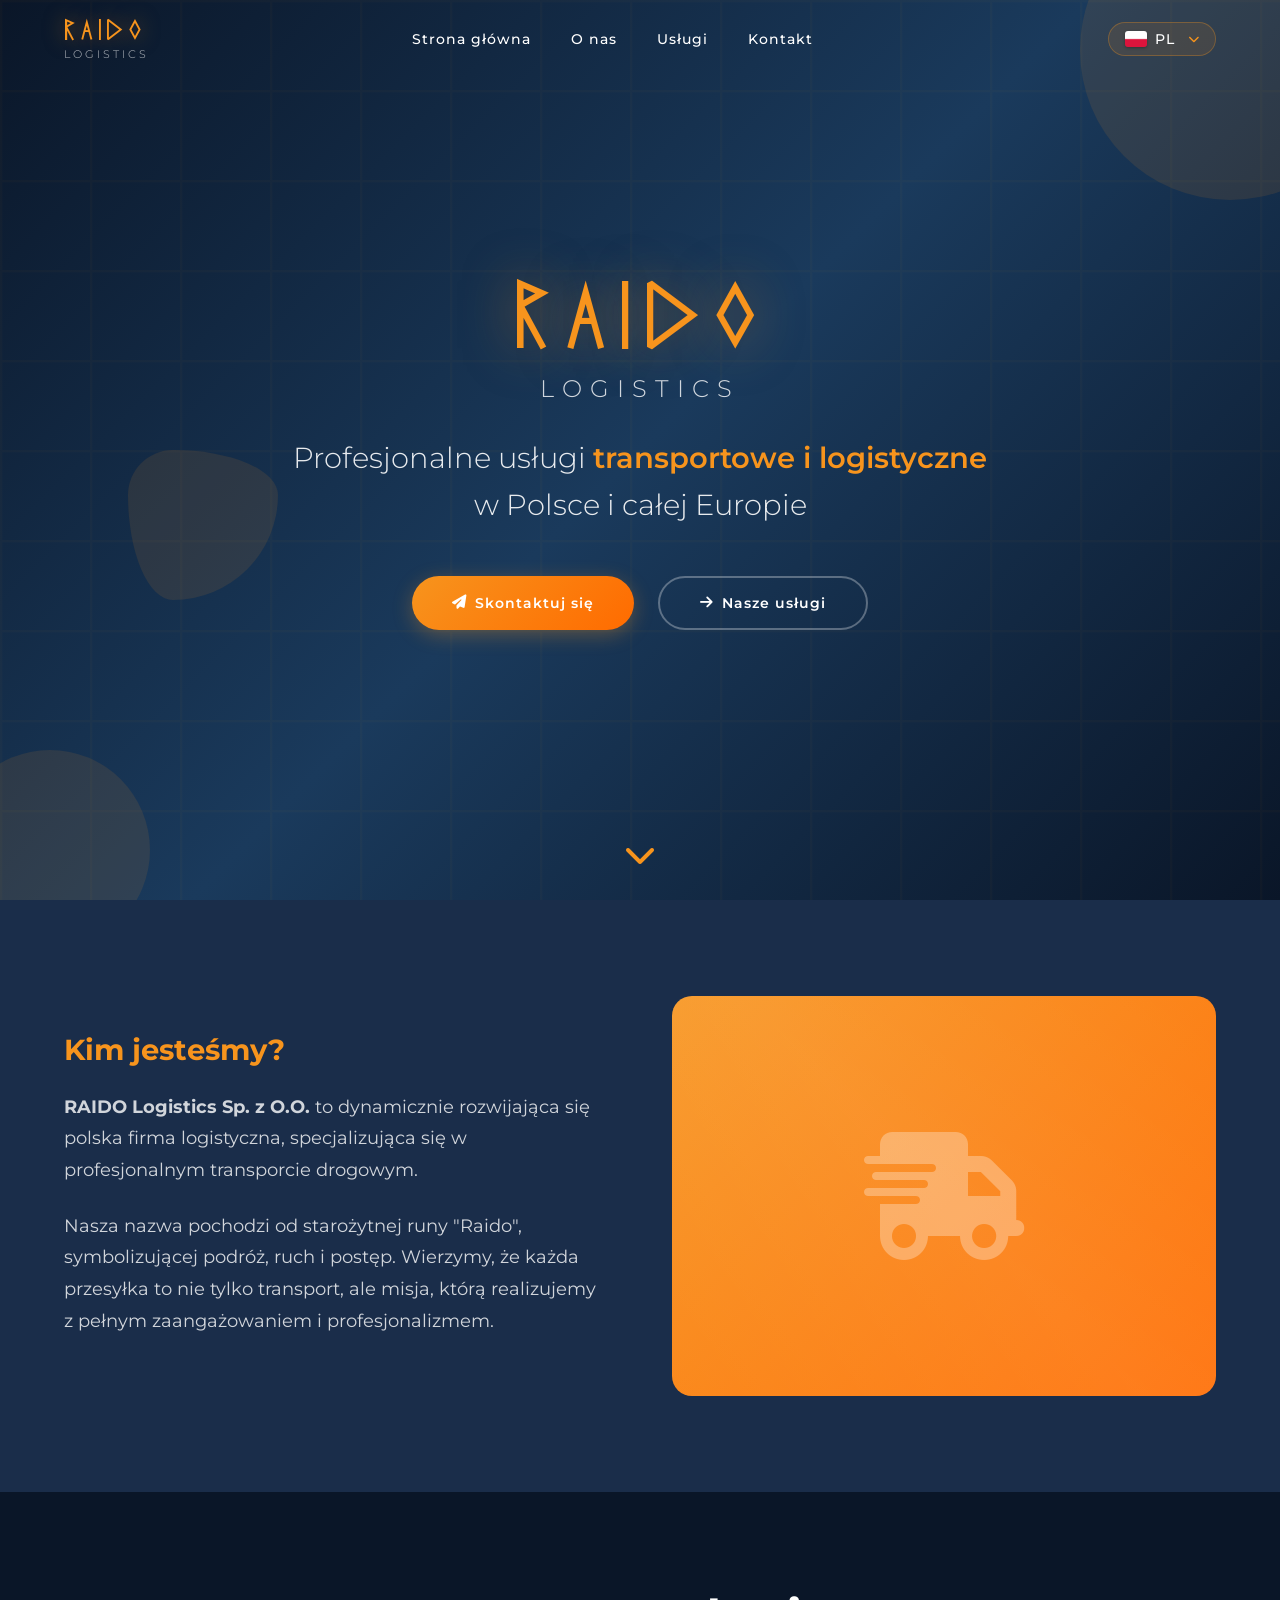
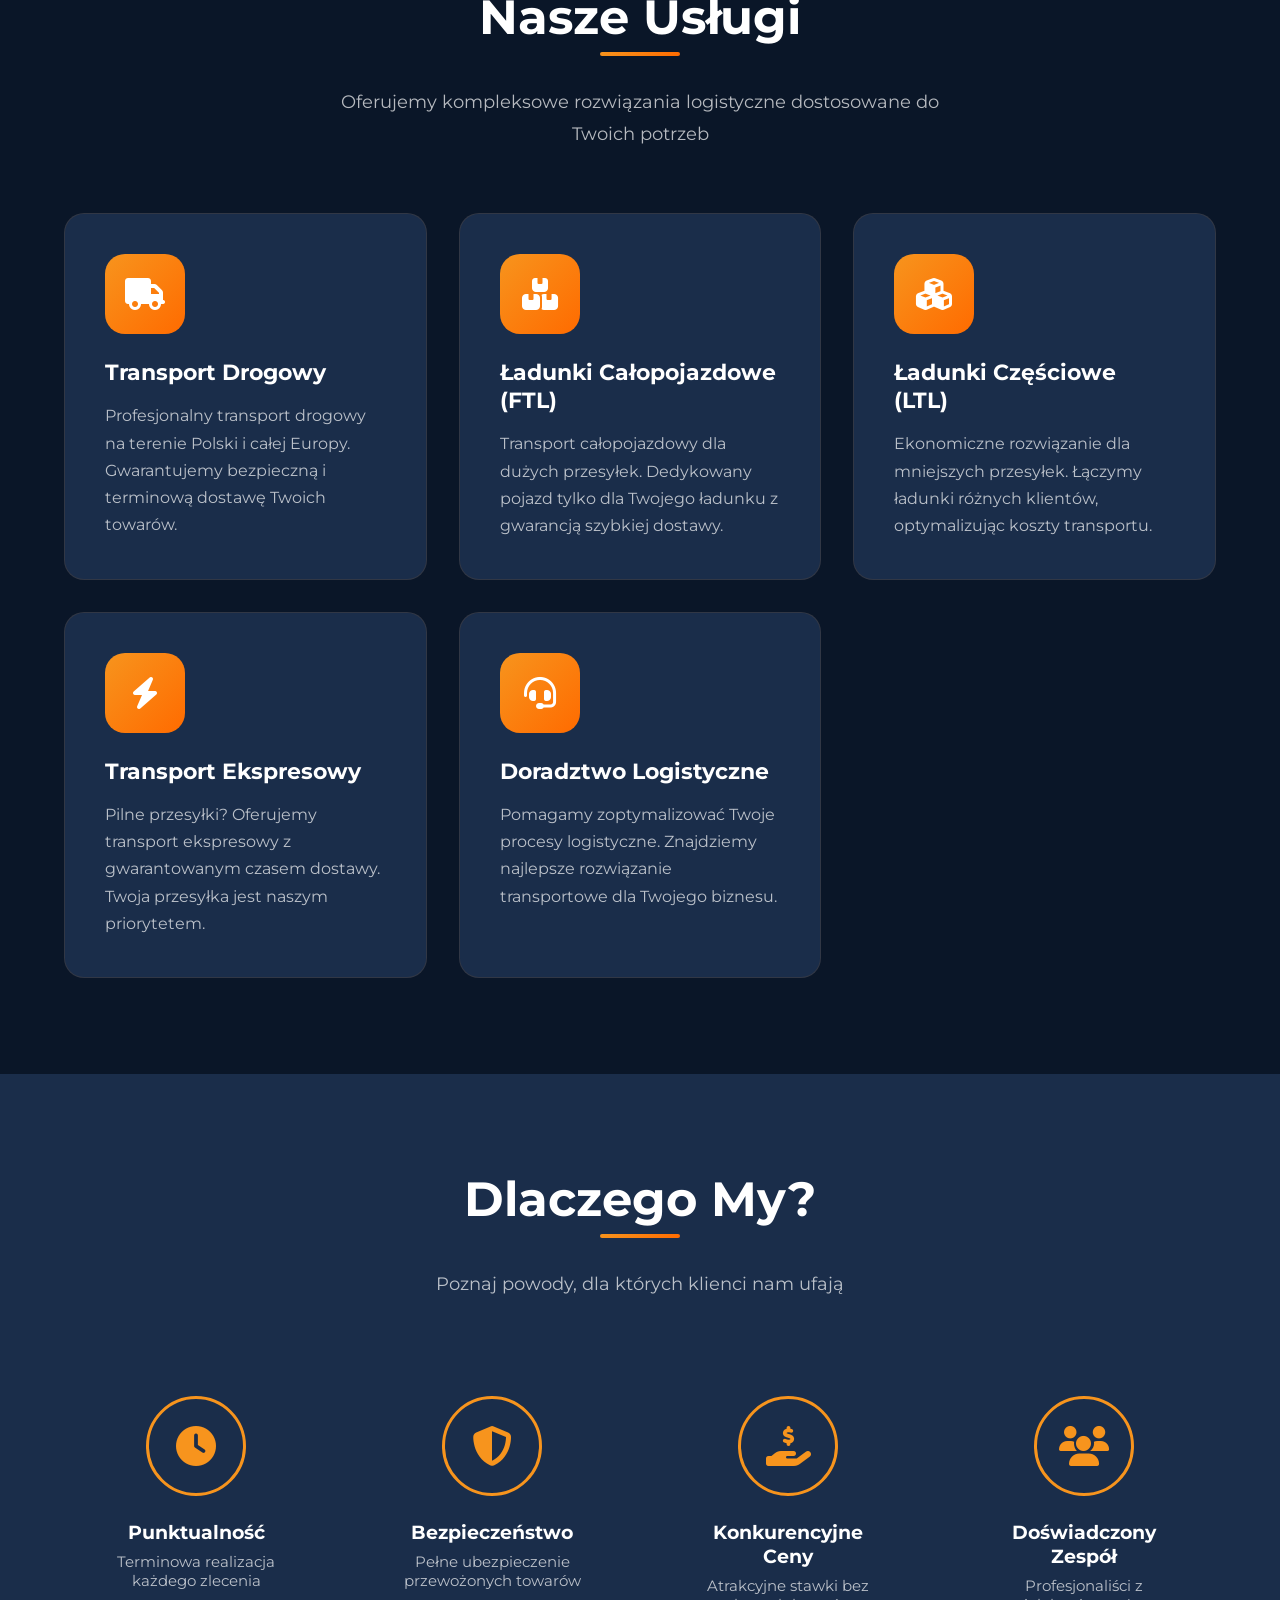
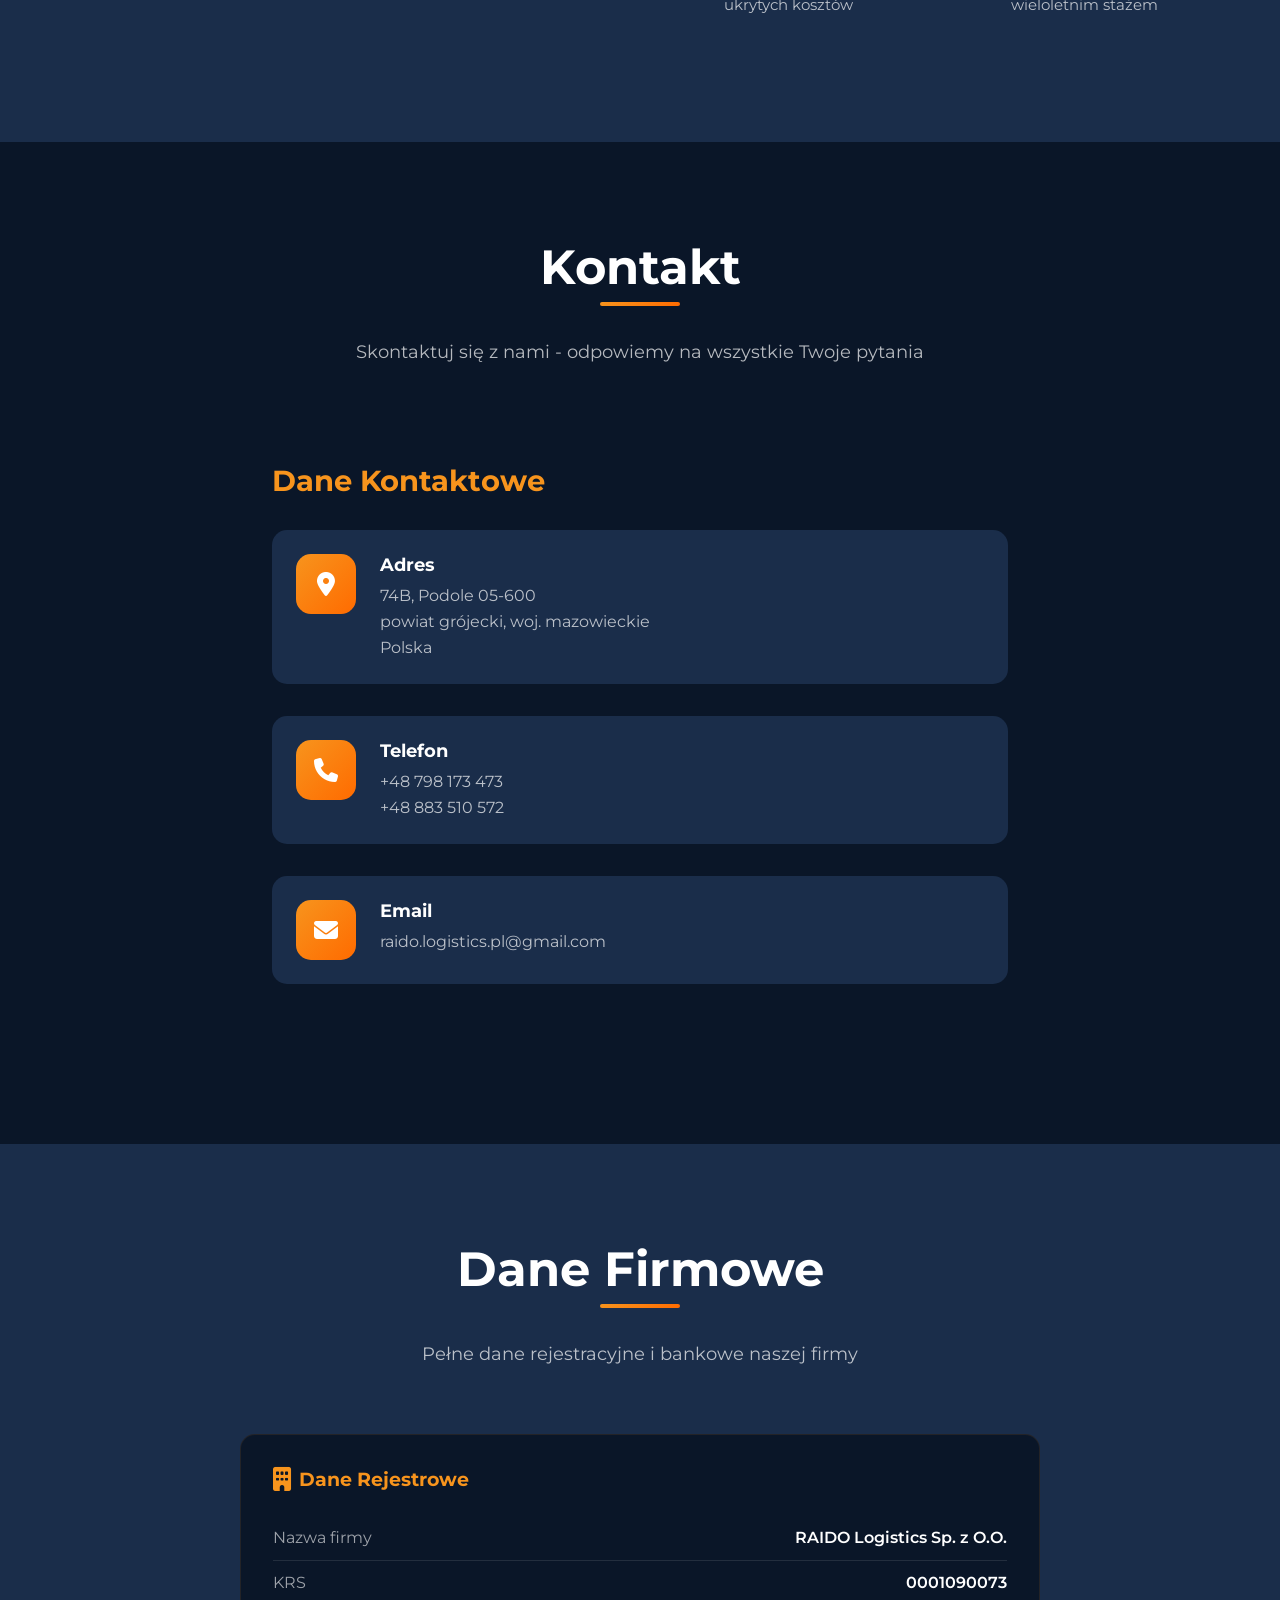
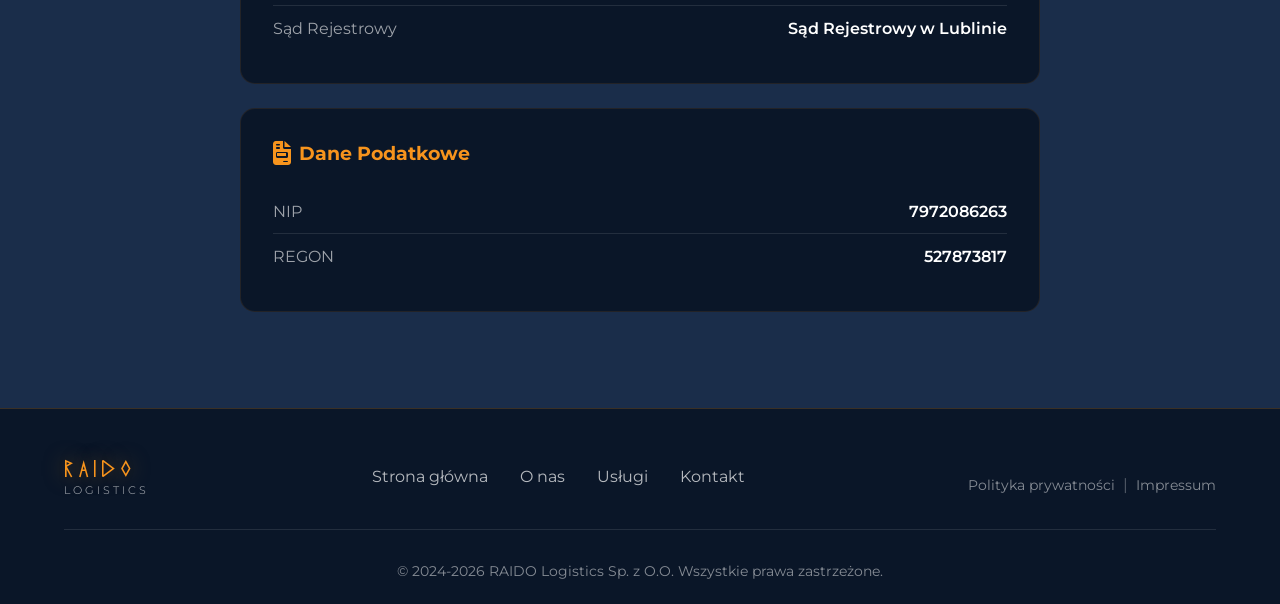
<file: index.html>
<!doctype html>
<html lang="pl">
  <head>
    <meta charset="UTF-8" />
    <meta name="viewport" content="width=device-width, initial-scale=1.0" />
    <title>RAIDO Logistics Sp.z O.O. | Profesjonalna Logistyka</title>
    <meta
      name="description"
      content="RAIDO Logistics - profesjonalne usługi logistyczne i transportowe w Polsce i Europie"
    />
    <meta name="author" content="RAIDO Logistics Sp. z O.O." />
    <meta name="robots" content="index, follow" />
    <meta name="theme-color" content="#0a1628" />

    <!-- Canonical & hreflang -->
    <link rel="canonical" href="https://www.raidologistics.pl/" />
    <link rel="alternate" hreflang="pl" href="https://www.raidologistics.pl/" />
    <link rel="alternate" hreflang="en" href="https://www.raidologistics.pl/" />
    <link rel="alternate" hreflang="de" href="https://www.raidologistics.pl/" />
    <link
      rel="alternate"
      hreflang="x-default"
      href="https://www.raidologistics.pl/"
    />

    <!-- Open Graph -->
    <meta property="og:type" content="website" />
    <meta property="og:url" content="https://www.raidologistics.pl/" />
    <meta
      property="og:title"
      content="RAIDO Logistics - Profesjonalna Logistyka i Transport"
    />
    <meta
      property="og:description"
      content="RAIDO Logistics - profesjonalne usługi logistyczne i transportowe w Polsce i Europie. FTL, LTL, transport ekspresowy."
    />
    <meta
      property="og:image"
      content="https://www.raidologistics.pl/assets/og-image.png"
    />
    <meta property="og:locale" content="pl_PL" />
    <meta property="og:locale:alternate" content="en_GB" />
    <meta property="og:locale:alternate" content="de_DE" />

    <!-- Twitter Card -->
    <meta name="twitter:card" content="summary_large_image" />
    <meta
      name="twitter:title"
      content="RAIDO Logistics - Profesjonalna Logistyka i Transport"
    />
    <meta
      name="twitter:description"
      content="Profesjonalne usługi logistyczne i transportowe w Polsce i Europie."
    />
    <meta
      name="twitter:image"
      content="https://www.raidologistics.pl/assets/og-image.png"
    />

    <!-- Favicon -->
    <link rel="icon" type="image/x-icon" href="favicon.ico" />
    <link
      rel="icon"
      type="image/png"
      sizes="96x96"
      href="assets/favicon-96x96.png"
    />
    <link
      rel="apple-touch-icon"
      sizes="180x180"
      href="assets/apple-touch-icon.png"
    />

    <!-- Content Security Policy -->
    <meta
      http-equiv="Content-Security-Policy"
      content="default-src 'self'; style-src 'self' 'unsafe-inline'; script-src 'self' 'unsafe-inline'; img-src 'self' data:;"
    />

    <!-- Structured Data (Schema.org) -->
    <script type="application/ld+json">
      {
        "@context": "https://schema.org",
        "@type": "TransportCompany",
        "name": "RAIDO Logistics Sp. z O.O.",
        "url": "https://www.raidologistics.pl",
        "logo": "https://www.raidologistics.pl/assets/og-image.png",
        "description": "Profesjonalne usługi logistyczne i transportowe w Polsce i Europie. FTL, LTL, transport ekspresowy.",
        "address": {
          "@type": "PostalAddress",
          "streetAddress": "74B, Podole",
          "postalCode": "05-600",
          "addressRegion": "mazowieckie",
          "addressCountry": "PL"
        },
        "telephone": ["+48798173473", "+48883510572"],
        "email": "raido.logistics.pl@gmail.com",
        "sameAs": [],
        "areaServed": {
          "@type": "GeoCircle",
          "geoMidpoint": {
            "@type": "GeoCoordinates",
            "latitude": 51.9,
            "longitude": 20.6
          },
          "geoRadius": "3000 km"
        },
        "knowsLanguage": ["pl", "en", "de"],
        "taxID": "7972086263",
        "legalName": "RAIDO Logistics Sp. z O.O."
      }
    </script>

    <!-- Font Awesome (self-hosted) -->
    <link rel="stylesheet" href="css/fontawesome.min.css" />

    <style>
      /* RAIDORunic (self-hosted) */
      @font-face {
        font-family: "RAIDORunic";
        src: url("fonts/RAIDORunic-Regular.ttf") format("truetype");
        font-weight: normal;
        font-style: normal;
        font-display: swap;
      }

      /* Montserrat (self-hosted) */
      @font-face {
        font-family: "Montserrat";
        font-style: normal;
        font-weight: 300;
        font-display: swap;
        src: url("fonts/montserrat-latin.woff2") format("woff2");
        unicode-range:
          U+0000-00FF, U+0131, U+0152-0153, U+02BB-02BC, U+02C6, U+02DA, U+02DC,
          U+0304, U+0308, U+0329, U+2000-206F, U+20AC, U+2122, U+2191, U+2193,
          U+2212, U+2215, U+FEFF, U+FFFD;
      }
      @font-face {
        font-family: "Montserrat";
        font-style: normal;
        font-weight: 300;
        font-display: swap;
        src: url("fonts/montserrat-latin-ext.woff2") format("woff2");
        unicode-range:
          U+0100-02BA, U+02BD-02C5, U+02C7-02CC, U+02CE-02D7, U+02DD-02FF,
          U+0304, U+0308, U+0329, U+1D00-1DBF, U+1E00-1E9F, U+1EF2-1EFF, U+2020,
          U+20A0-20AB, U+20AD-20C0, U+2113, U+2C60-2C7F, U+A720-A7FF;
      }
      @font-face {
        font-family: "Montserrat";
        font-style: normal;
        font-weight: 400;
        font-display: swap;
        src: url("fonts/montserrat-latin.woff2") format("woff2");
        unicode-range:
          U+0000-00FF, U+0131, U+0152-0153, U+02BB-02BC, U+02C6, U+02DA, U+02DC,
          U+0304, U+0308, U+0329, U+2000-206F, U+20AC, U+2122, U+2191, U+2193,
          U+2212, U+2215, U+FEFF, U+FFFD;
      }
      @font-face {
        font-family: "Montserrat";
        font-style: normal;
        font-weight: 400;
        font-display: swap;
        src: url("fonts/montserrat-latin-ext.woff2") format("woff2");
        unicode-range:
          U+0100-02BA, U+02BD-02C5, U+02C7-02CC, U+02CE-02D7, U+02DD-02FF,
          U+0304, U+0308, U+0329, U+1D00-1DBF, U+1E00-1E9F, U+1EF2-1EFF, U+2020,
          U+20A0-20AB, U+20AD-20C0, U+2113, U+2C60-2C7F, U+A720-A7FF;
      }
      @font-face {
        font-family: "Montserrat";
        font-style: normal;
        font-weight: 500;
        font-display: swap;
        src: url("fonts/montserrat-latin.woff2") format("woff2");
        unicode-range:
          U+0000-00FF, U+0131, U+0152-0153, U+02BB-02BC, U+02C6, U+02DA, U+02DC,
          U+0304, U+0308, U+0329, U+2000-206F, U+20AC, U+2122, U+2191, U+2193,
          U+2212, U+2215, U+FEFF, U+FFFD;
      }
      @font-face {
        font-family: "Montserrat";
        font-style: normal;
        font-weight: 500;
        font-display: swap;
        src: url("fonts/montserrat-latin-ext.woff2") format("woff2");
        unicode-range:
          U+0100-02BA, U+02BD-02C5, U+02C7-02CC, U+02CE-02D7, U+02DD-02FF,
          U+0304, U+0308, U+0329, U+1D00-1DBF, U+1E00-1E9F, U+1EF2-1EFF, U+2020,
          U+20A0-20AB, U+20AD-20C0, U+2113, U+2C60-2C7F, U+A720-A7FF;
      }
      @font-face {
        font-family: "Montserrat";
        font-style: normal;
        font-weight: 600;
        font-display: swap;
        src: url("fonts/montserrat-latin.woff2") format("woff2");
        unicode-range:
          U+0000-00FF, U+0131, U+0152-0153, U+02BB-02BC, U+02C6, U+02DA, U+02DC,
          U+0304, U+0308, U+0329, U+2000-206F, U+20AC, U+2122, U+2191, U+2193,
          U+2212, U+2215, U+FEFF, U+FFFD;
      }
      @font-face {
        font-family: "Montserrat";
        font-style: normal;
        font-weight: 600;
        font-display: swap;
        src: url("fonts/montserrat-latin-ext.woff2") format("woff2");
        unicode-range:
          U+0100-02BA, U+02BD-02C5, U+02C7-02CC, U+02CE-02D7, U+02DD-02FF,
          U+0304, U+0308, U+0329, U+1D00-1DBF, U+1E00-1E9F, U+1EF2-1EFF, U+2020,
          U+20A0-20AB, U+20AD-20C0, U+2113, U+2C60-2C7F, U+A720-A7FF;
      }
      @font-face {
        font-family: "Montserrat";
        font-style: normal;
        font-weight: 700;
        font-display: swap;
        src: url("fonts/montserrat-latin.woff2") format("woff2");
        unicode-range:
          U+0000-00FF, U+0131, U+0152-0153, U+02BB-02BC, U+02C6, U+02DA, U+02DC,
          U+0304, U+0308, U+0329, U+2000-206F, U+20AC, U+2122, U+2191, U+2193,
          U+2212, U+2215, U+FEFF, U+FFFD;
      }
      @font-face {
        font-family: "Montserrat";
        font-style: normal;
        font-weight: 700;
        font-display: swap;
        src: url("fonts/montserrat-latin-ext.woff2") format("woff2");
        unicode-range:
          U+0100-02BA, U+02BD-02C5, U+02C7-02CC, U+02CE-02D7, U+02DD-02FF,
          U+0304, U+0308, U+0329, U+1D00-1DBF, U+1E00-1E9F, U+1EF2-1EFF, U+2020,
          U+20A0-20AB, U+20AD-20C0, U+2113, U+2C60-2C7F, U+A720-A7FF;
      }
      @font-face {
        font-family: "Montserrat";
        font-style: normal;
        font-weight: 800;
        font-display: swap;
        src: url("fonts/montserrat-latin.woff2") format("woff2");
        unicode-range:
          U+0000-00FF, U+0131, U+0152-0153, U+02BB-02BC, U+02C6, U+02DA, U+02DC,
          U+0304, U+0308, U+0329, U+2000-206F, U+20AC, U+2122, U+2191, U+2193,
          U+2212, U+2215, U+FEFF, U+FFFD;
      }
      @font-face {
        font-family: "Montserrat";
        font-style: normal;
        font-weight: 800;
        font-display: swap;
        src: url("fonts/montserrat-latin-ext.woff2") format("woff2");
        unicode-range:
          U+0100-02BA, U+02BD-02C5, U+02C7-02CC, U+02CE-02D7, U+02DD-02FF,
          U+0304, U+0308, U+0329, U+1D00-1DBF, U+1E00-1E9F, U+1EF2-1EFF, U+2020,
          U+20A0-20AB, U+20AD-20C0, U+2113, U+2C60-2C7F, U+A720-A7FF;
      }

      /* Orbitron (self-hosted) */
      @font-face {
        font-family: "Orbitron";
        font-style: normal;
        font-weight: 700;
        font-display: swap;
        src: url("fonts/orbitron-latin.woff2") format("woff2");
        unicode-range:
          U+0000-00FF, U+0131, U+0152-0153, U+02BB-02BC, U+02C6, U+02DA, U+02DC,
          U+0304, U+0308, U+0329, U+2000-206F, U+20AC, U+2122, U+2191, U+2193,
          U+2212, U+2215, U+FEFF, U+FFFD;
      }
      @font-face {
        font-family: "Orbitron";
        font-style: normal;
        font-weight: 800;
        font-display: swap;
        src: url("fonts/orbitron-latin.woff2") format("woff2");
        unicode-range:
          U+0000-00FF, U+0131, U+0152-0153, U+02BB-02BC, U+02C6, U+02DA, U+02DC,
          U+0304, U+0308, U+0329, U+2000-206F, U+20AC, U+2122, U+2191, U+2193,
          U+2212, U+2215, U+FEFF, U+FFFD;
      }
      @font-face {
        font-family: "Orbitron";
        font-style: normal;
        font-weight: 900;
        font-display: swap;
        src: url("fonts/orbitron-latin.woff2") format("woff2");
        unicode-range:
          U+0000-00FF, U+0131, U+0152-0153, U+02BB-02BC, U+02C6, U+02DA, U+02DC,
          U+0304, U+0308, U+0329, U+2000-206F, U+20AC, U+2122, U+2191, U+2193,
          U+2212, U+2215, U+FEFF, U+FFFD;
      }

      /* Skip navigation link (accessibility) */
      .skip-link {
        position: absolute;
        top: -40px;
        left: 0;
        background: var(--accent, #f7941d);
        color: #fff;
        padding: 8px 16px;
        z-index: 100000;
        font-size: 0.9rem;
        text-decoration: none;
        transition: top 0.3s;
      }
      .skip-link:focus {
        top: 0;
      }

      :root {
        --primary: #0a1628;
        --primary-light: #1a2d4a;
        --accent: #f7941d;
        --accent-hover: #ff6b00;
        --text-light: #ffffff;
        --text-dark: #333333;
        --gradient-1: linear-gradient(
          135deg,
          #0a1628 0%,
          #1a3a5c 50%,
          #0a1628 100%
        );
        --gradient-accent: linear-gradient(135deg, #f7941d 0%, #ff6b00 100%);
        --shadow: 0 10px 40px rgba(0, 0, 0, 0.3);
        --shadow-light: 0 5px 20px rgba(247, 148, 29, 0.3);
      }

      * {
        margin: 0;
        padding: 0;
        box-sizing: border-box;
      }

      html {
        scroll-behavior: smooth;
      }

      body {
        font-family: "Montserrat", sans-serif;
        background: var(--primary);
        color: var(--text-light);
        overflow-x: hidden;
        transition: opacity 0.15s ease;
      }

      /* Preloader */
      .preloader {
        position: fixed;
        top: 0;
        left: 0;
        width: 100%;
        height: 100%;
        background: var(--primary);
        display: flex;
        justify-content: center;
        align-items: center;
        z-index: 10000;
        transition:
          opacity 0.5s,
          visibility 0.5s;
      }

      .preloader.hidden {
        opacity: 0;
        visibility: hidden;
      }

      .preloader-logo {
        font-family: "RAIDORunic", "Orbitron", monospace;
        font-size: 3rem;
        font-weight: normal;
        color: var(--accent);
        animation: pulse 1.5s infinite;
      }

      @keyframes pulse {
        0%,
        100% {
          opacity: 1;
          transform: scale(1);
        }
        50% {
          opacity: 0.5;
          transform: scale(0.95);
        }
      }

      /* Navigation */
      .navbar {
        position: fixed;
        top: 0;
        left: 0;
        width: 100%;
        padding: 1rem 5%;
        display: flex;
        justify-content: space-between;
        align-items: center;
        z-index: 1000;
        transition: all 0.3s ease;
        background: transparent;
      }

      .navbar.scrolled {
        background: rgba(10, 22, 40, 0.95);
        backdrop-filter: blur(10px);
        padding: 0.8rem 5%;
        box-shadow: 0 2px 20px rgba(0, 0, 0, 0.3);
      }

      .logo {
        display: flex;
        flex-direction: column;
        align-items: flex-start;
        text-decoration: none !important;
        color: inherit;
      }

      .logo-main {
        font-family: "RAIDORunic", "Orbitron", monospace;
        font-size: 1.8rem;
        font-weight: normal;
        color: var(--accent);
        letter-spacing: 4px;
        text-decoration: none !important;
        text-shadow: 0 0 20px rgba(247, 148, 29, 0.5);
      }

      .logo-sub {
        font-size: 0.7rem;
        font-weight: 300;
        letter-spacing: 3px;
        color: rgba(255, 255, 255, 0.7);
        margin-top: 2px;
      }

      .nav-links {
        display: flex;
        gap: 2.5rem;
        list-style: none;
      }

      .nav-links a {
        color: var(--text-light);
        text-decoration: none;
        font-weight: 500;
        font-size: 0.9rem;
        letter-spacing: 1px;
        transition: color 0.3s;
        position: relative;
      }

      .nav-links a::after {
        content: "";
        position: absolute;
        bottom: -5px;
        left: 0;
        width: 0;
        height: 2px;
        background: var(--accent);
        transition: width 0.3s;
      }

      .nav-links a:hover::after {
        width: 100%;
      }

      .nav-links a:hover {
        color: var(--accent);
      }

      .hamburger {
        display: none;
        flex-direction: column;
        gap: 5px;
        cursor: pointer;
        z-index: 1001;
        background: none;
        border: none;
        padding: 0;
      }

      .hamburger span {
        width: 30px;
        height: 3px;
        background: var(--accent);
        transition: all 0.3s;
      }

      /* Language Switcher */
      .language-switcher {
        position: relative;
        margin-left: 2rem;
      }

      .lang-current {
        display: flex;
        align-items: center;
        gap: 0.5rem;
        padding: 0.5rem 1rem;
        background: rgba(247, 148, 29, 0.1);
        border: 1px solid rgba(247, 148, 29, 0.3);
        border-radius: 25px;
        cursor: pointer;
        transition: all 0.3s ease;
        font-size: 0.85rem;
        font-weight: 500;
        color: var(--text-light);
      }

      .lang-current:hover {
        background: rgba(247, 148, 29, 0.2);
        border-color: var(--accent);
      }

      .lang-current .flag {
        width: 22px;
        height: 16px;
        border-radius: 3px;
        object-fit: cover;
        box-shadow: 0 1px 3px rgba(0, 0, 0, 0.3);
      }

      .lang-current .lang-name {
        text-transform: uppercase;
        letter-spacing: 1px;
      }

      .lang-current .arrow {
        font-size: 0.7rem;
        transition: transform 0.3s ease;
        margin-left: 0.3rem;
        color: var(--accent);
      }

      .language-switcher.active .lang-current .arrow {
        transform: rotate(180deg);
      }

      .lang-dropdown {
        position: absolute;
        top: calc(100% + 10px);
        right: 0;
        min-width: 160px;
        background: var(--primary);
        border: 1px solid rgba(247, 148, 29, 0.3);
        border-radius: 15px;
        padding: 0.5rem;
        opacity: 0;
        visibility: hidden;
        transform: translateY(-10px);
        transition: all 0.3s ease;
        box-shadow: 0 10px 40px rgba(0, 0, 0, 0.4);
        z-index: 1000;
      }

      .language-switcher.active .lang-dropdown {
        opacity: 1;
        visibility: visible;
        transform: translateY(0);
      }

      .lang-dropdown::before {
        content: "";
        position: absolute;
        top: -6px;
        right: 20px;
        width: 12px;
        height: 12px;
        background: var(--primary);
        border-left: 1px solid rgba(247, 148, 29, 0.3);
        border-top: 1px solid rgba(247, 148, 29, 0.3);
        transform: rotate(45deg);
      }

      .lang-option {
        display: flex;
        align-items: center;
        gap: 0.75rem;
        padding: 0.75rem 1rem;
        border-radius: 10px;
        cursor: pointer;
        transition: all 0.2s ease;
        font-size: 0.9rem;
        color: rgba(255, 255, 255, 0.8);
      }

      .lang-option:hover {
        background: rgba(247, 148, 29, 0.15);
        color: var(--text-light);
      }

      .lang-option.active {
        background: var(--gradient-accent);
        color: var(--text-light);
      }

      .lang-option .flag {
        width: 24px;
        height: 18px;
        border-radius: 3px;
        object-fit: cover;
        box-shadow: 0 1px 3px rgba(0, 0, 0, 0.3);
      }

      .lang-option .lang-full-name {
        flex: 1;
      }

      .lang-option .check {
        opacity: 0;
        color: var(--text-light);
        font-size: 0.8rem;
      }

      .lang-option.active .check {
        opacity: 1;
      }

      @media (max-width: 768px) {
        .navbar {
          display: flex;
          flex-wrap: nowrap;
        }

        .language-switcher {
          margin-left: auto;
          margin-right: 1rem;
          order: 1;
        }

        .hamburger {
          order: 2;
        }

        .lang-dropdown {
          right: -10px;
        }

        .lang-current .lang-name {
          display: none;
        }

        .lang-current {
          padding: 0.5rem 0.75rem;
        }
      }

      @media (max-width: 480px) {
        .lang-dropdown {
          min-width: 140px;
        }
      }

      /* Hero Section */
      .hero {
        min-height: 100vh;
        display: flex;
        align-items: center;
        justify-content: center;
        position: relative;
        overflow: hidden;
        background: var(--gradient-1);
      }

      .hero-bg {
        position: absolute;
        top: 0;
        left: 0;
        width: 100%;
        height: 100%;
        overflow: hidden;
      }

      .hero-bg::before {
        content: "";
        position: absolute;
        top: 0;
        left: 0;
        width: 100%;
        height: 100%;
        background: url('data:image/svg+xml,<svg xmlns="http://www.w3.org/2000/svg" viewBox="0 0 100 100"><defs><pattern id="grid" width="10" height="10" patternUnits="userSpaceOnUse"><path d="M 10 0 L 0 0 0 10" fill="none" stroke="rgba(247,148,29,0.05)" stroke-width="0.5"/></pattern></defs><rect width="100" height="100" fill="url(%23grid)"/></svg>');
        opacity: 0.5;
      }

      .floating-shapes {
        position: absolute;
        width: 100%;
        height: 100%;
      }

      .shape {
        position: absolute;
        opacity: 0.1;
        animation: float 20s infinite ease-in-out;
      }

      .shape-1 {
        width: 300px;
        height: 300px;
        background: var(--accent);
        border-radius: 50%;
        top: -100px;
        right: -100px;
        animation-delay: 0s;
      }

      .shape-2 {
        width: 200px;
        height: 200px;
        background: var(--accent);
        border-radius: 50%;
        bottom: -50px;
        left: -50px;
        animation-delay: -5s;
      }

      .shape-3 {
        width: 150px;
        height: 150px;
        background: var(--accent);
        border-radius: 30% 70% 70% 30% / 30% 30% 70% 70%;
        top: 50%;
        left: 10%;
        animation-delay: -10s;
      }

      @keyframes float {
        0%,
        100% {
          transform: translateY(0) rotate(0deg);
        }
        25% {
          transform: translateY(-20px) rotate(5deg);
        }
        50% {
          transform: translateY(0) rotate(0deg);
        }
        75% {
          transform: translateY(20px) rotate(-5deg);
        }
      }

      .hero-content {
        text-align: center;
        z-index: 10;
        padding: 0 2rem;
      }

      .hero-logo {
        margin-bottom: 2rem;
      }

      .hero-logo-text {
        font-family: "RAIDORunic", "Orbitron", monospace;
        font-size: clamp(3rem, 10vw, 6rem);
        font-weight: normal;
        color: var(--accent);
        letter-spacing: 10px;
        text-shadow: 0 0 50px rgba(247, 148, 29, 0.5);
        animation: glow 2s ease-in-out infinite alternate;
      }

      @keyframes glow {
        from {
          text-shadow: 0 0 30px rgba(247, 148, 29, 0.3);
        }
        to {
          text-shadow:
            0 0 60px rgba(247, 148, 29, 0.6),
            0 0 100px rgba(247, 148, 29, 0.3);
        }
      }

      .hero-logo-sub {
        font-size: clamp(1rem, 3vw, 1.5rem);
        font-weight: 300;
        letter-spacing: 8px;
        color: rgba(255, 255, 255, 0.8);
        margin-top: 0.5rem;
      }

      .hero-tagline {
        font-size: clamp(1.2rem, 3vw, 1.8rem);
        font-weight: 300;
        color: rgba(255, 255, 255, 0.9);
        margin: 2rem 0;
        line-height: 1.6;
      }

      .hero-tagline span {
        color: var(--accent);
        font-weight: 600;
      }

      .hero-buttons {
        display: flex;
        gap: 1.5rem;
        justify-content: center;
        flex-wrap: wrap;
        margin-top: 3rem;
      }

      .btn {
        padding: 1rem 2.5rem;
        font-size: 0.9rem;
        font-weight: 600;
        text-decoration: none;
        border-radius: 50px;
        transition: all 0.3s ease;
        letter-spacing: 1px;
        display: inline-flex;
        align-items: center;
        gap: 0.5rem;
        cursor: pointer;
        border: none;
      }

      .btn-primary {
        background: var(--gradient-accent);
        color: var(--text-light);
        box-shadow: var(--shadow-light);
      }

      .btn-primary:hover {
        transform: translateY(-3px);
        box-shadow: 0 15px 40px rgba(247, 148, 29, 0.4);
      }

      .btn-secondary {
        background: transparent;
        color: var(--text-light);
        border: 2px solid rgba(255, 255, 255, 0.3);
      }

      .btn-secondary:hover {
        border-color: var(--accent);
        color: var(--accent);
        transform: translateY(-3px);
      }

      .scroll-indicator {
        position: absolute;
        bottom: 30px;
        left: 50%;
        transform: translateX(-50%);
        animation: bounce 2s infinite;
      }

      .scroll-indicator i {
        font-size: 2rem;
        color: var(--accent);
      }

      @keyframes bounce {
        0%,
        20%,
        50%,
        80%,
        100% {
          transform: translateX(-50%) translateY(0);
        }
        40% {
          transform: translateX(-50%) translateY(-20px);
        }
        60% {
          transform: translateX(-50%) translateY(-10px);
        }
      }

      /* Sections */
      section {
        padding: 6rem 5%;
      }

      .section-header {
        text-align: center;
        margin-bottom: 4rem;
      }

      .section-header h2 {
        font-size: clamp(2rem, 5vw, 3rem);
        font-weight: 700;
        margin-bottom: 1rem;
        position: relative;
        display: inline-block;
      }

      .section-header h2::after {
        content: "";
        position: absolute;
        bottom: -10px;
        left: 50%;
        transform: translateX(-50%);
        width: 80px;
        height: 4px;
        background: var(--gradient-accent);
        border-radius: 2px;
      }

      .section-header p {
        font-size: 1.1rem;
        color: rgba(255, 255, 255, 0.7);
        max-width: 600px;
        margin: 1.5rem auto 0;
        line-height: 1.8;
      }

      /* About Section */
      .about {
        background: var(--primary-light);
        position: relative;
      }

      .about-content {
        display: grid;
        grid-template-columns: 1fr 1fr;
        gap: 4rem;
        align-items: center;
        max-width: 1400px;
        margin: 0 auto;
      }

      .about-text h3 {
        font-size: 1.8rem;
        margin-bottom: 1.5rem;
        color: var(--accent);
      }

      .about-text p {
        font-size: 1.1rem;
        line-height: 1.8;
        color: rgba(255, 255, 255, 0.8);
        margin-bottom: 1.5rem;
      }

      .about-features {
        display: grid;
        grid-template-columns: 1fr 1fr;
        gap: 1.5rem;
        margin-top: 2rem;
      }

      .feature-item {
        display: flex;
        align-items: center;
        gap: 1rem;
      }

      .feature-item i {
        font-size: 1.5rem;
        color: var(--accent);
      }

      .feature-item span {
        font-weight: 500;
      }

      .about-image {
        position: relative;
      }

      .about-image-main {
        width: 100%;
        height: 400px;
        background: var(--gradient-accent);
        border-radius: 20px;
        display: flex;
        align-items: center;
        justify-content: center;
        position: relative;
        overflow: hidden;
      }

      .about-image-main i {
        font-size: 8rem;
        color: rgba(255, 255, 255, 0.3);
      }

      .about-image-main::before {
        content: "";
        position: absolute;
        top: -50%;
        left: -50%;
        width: 200%;
        height: 200%;
        background: linear-gradient(
          45deg,
          transparent,
          rgba(255, 255, 255, 0.1),
          transparent
        );
        animation: shimmer 3s infinite;
      }

      @keyframes shimmer {
        0% {
          transform: translateX(-100%) rotate(45deg);
        }
        100% {
          transform: translateX(100%) rotate(45deg);
        }
      }

      .stats-box {
        position: absolute;
        bottom: -30px;
        right: -30px;
        background: var(--primary);
        padding: 2rem;
        border-radius: 15px;
        box-shadow: var(--shadow);
      }

      .stats-box .stat {
        text-align: center;
      }

      .stats-box .stat-number {
        font-size: 2.5rem;
        font-weight: 800;
        color: var(--accent);
      }

      .stats-box .stat-label {
        font-size: 0.9rem;
        color: rgba(255, 255, 255, 0.7);
      }

      /* Services Section */
      .services {
        background: var(--primary);
      }

      .services-grid {
        display: grid;
        grid-template-columns: repeat(auto-fit, minmax(300px, 1fr));
        gap: 2rem;
        max-width: 1400px;
        margin: 0 auto;
      }

      .service-card {
        background: var(--primary-light);
        padding: 2.5rem;
        border-radius: 20px;
        transition: all 0.4s ease;
        position: relative;
        overflow: hidden;
        border: 1px solid rgba(247, 148, 29, 0.1);
      }

      .service-card::before {
        content: "";
        position: absolute;
        top: 0;
        left: 0;
        width: 100%;
        height: 4px;
        background: var(--gradient-accent);
        transform: scaleX(0);
        transition: transform 0.4s ease;
      }

      .service-card:hover::before {
        transform: scaleX(1);
      }

      .service-card:hover {
        transform: translateY(-10px);
        box-shadow: var(--shadow);
        border-color: rgba(247, 148, 29, 0.3);
      }

      .service-icon {
        width: 80px;
        height: 80px;
        background: var(--gradient-accent);
        border-radius: 20px;
        display: flex;
        align-items: center;
        justify-content: center;
        margin-bottom: 1.5rem;
      }

      .service-icon i {
        font-size: 2rem;
        color: var(--text-light);
      }

      .service-card h3 {
        font-size: 1.4rem;
        margin-bottom: 1rem;
        color: var(--text-light);
      }

      .service-card p {
        color: rgba(255, 255, 255, 0.7);
        line-height: 1.7;
      }

      /* Why Us Section */
      .why-us {
        background: var(--primary-light);
      }

      .why-us-grid {
        display: grid;
        grid-template-columns: repeat(4, 1fr);
        gap: 2rem;
        max-width: 1400px;
        margin: 0 auto;
      }

      .why-card {
        text-align: center;
        padding: 2rem;
      }

      .why-card .icon-circle {
        width: 100px;
        height: 100px;
        border: 3px solid var(--accent);
        border-radius: 50%;
        display: flex;
        align-items: center;
        justify-content: center;
        margin: 0 auto 1.5rem;
        transition: all 0.3s ease;
      }

      .why-card:hover .icon-circle {
        background: var(--accent);
      }

      .why-card .icon-circle i {
        font-size: 2.5rem;
        color: var(--accent);
        transition: color 0.3s ease;
      }

      .why-card:hover .icon-circle i {
        color: var(--text-light);
      }

      .why-card h3 {
        font-size: 1.2rem;
        margin-bottom: 0.5rem;
      }

      .why-card p {
        color: rgba(255, 255, 255, 0.7);
        font-size: 0.95rem;
      }

      /* Contact Section */
      .contact {
        background: var(--primary);
      }

      .contact-container {
        max-width: 800px;
        margin: 0 auto;
      }

      .contact-info {
        padding: 2rem;
      }

      .contact-info h3 {
        font-size: 1.8rem;
        margin-bottom: 2rem;
        color: var(--accent);
      }

      .contact-item {
        display: flex;
        align-items: flex-start;
        gap: 1.5rem;
        margin-bottom: 2rem;
        padding: 1.5rem;
        background: var(--primary-light);
        border-radius: 15px;
        transition: transform 0.3s ease;
      }

      .contact-item:hover {
        transform: translateX(10px);
      }

      .contact-item .icon {
        width: 60px;
        height: 60px;
        background: var(--gradient-accent);
        border-radius: 15px;
        display: flex;
        align-items: center;
        justify-content: center;
        flex-shrink: 0;
      }

      .contact-item .icon i {
        font-size: 1.5rem;
        color: var(--text-light);
      }

      .contact-item .content h4 {
        font-size: 1.1rem;
        margin-bottom: 0.5rem;
      }

      .contact-item .content p,
      .contact-item .content a {
        color: rgba(255, 255, 255, 0.7);
        text-decoration: none;
        line-height: 1.6;
        display: block;
      }

      .contact-item .content a:hover {
        color: var(--accent);
      }

      /* Company Details Section */
      .company-details {
        background: var(--primary-light);
      }

      .details-grid {
        display: flex;
        flex-direction: column;
        align-items: center;
        gap: 1.5rem;
        max-width: 800px;
        margin: 0 auto;
      }

      .details-grid .detail-card {
        width: 100%;
      }

      .detail-card {
        background: var(--primary);
        padding: 2rem;
        border-radius: 15px;
        border: 1px solid rgba(247, 148, 29, 0.1);
      }

      .detail-card h3 {
        font-size: 1.2rem;
        color: var(--accent);
        margin-bottom: 1.5rem;
        display: flex;
        align-items: center;
        gap: 0.5rem;
      }

      .detail-card h3 i {
        font-size: 1.5rem;
      }

      .detail-item {
        display: flex;
        justify-content: space-between;
        padding: 0.8rem 0;
        border-bottom: 1px solid rgba(255, 255, 255, 0.1);
      }

      .detail-item:last-child {
        border-bottom: none;
      }

      .detail-item .label {
        color: rgba(255, 255, 255, 0.6);
      }

      .detail-item .value {
        font-weight: 600;
        color: var(--text-light);
        text-align: right;
        overflow-wrap: break-word;
        word-break: break-word;
      }

      /* Footer */
      footer {
        background: var(--primary);
        padding: 3rem 5% 1.5rem;
        border-top: 1px solid rgba(247, 148, 29, 0.2);
      }

      .footer-content {
        display: flex;
        justify-content: space-between;
        align-items: center;
        flex-wrap: wrap;
        gap: 2rem;
        max-width: 1400px;
        margin: 0 auto;
      }

      .footer-logo .logo-main {
        font-size: 1.5rem;
      }

      .footer-links {
        display: flex;
        gap: 2rem;
      }

      .footer-links a {
        color: rgba(255, 255, 255, 0.7);
        text-decoration: none;
        transition: color 0.3s;
      }

      .footer-links a:hover {
        color: var(--accent);
      }

      .footer-legal {
        margin-top: 1rem;
        display: flex;
        align-items: center;
        flex-wrap: wrap;
        gap: 0;
      }

      .footer-legal a {
        color: rgba(255, 255, 255, 0.5);
        text-decoration: none;
        font-size: 0.85rem;
        transition: color 0.3s;
      }

      .footer-legal a:hover {
        color: var(--accent);
      }

      .footer-social {
        display: flex;
        gap: 1rem;
      }

      .footer-social a {
        width: 45px;
        height: 45px;
        background: var(--primary-light);
        border-radius: 50%;
        display: flex;
        align-items: center;
        justify-content: center;
        color: var(--text-light);
        text-decoration: none;
        transition: all 0.3s ease;
      }

      .footer-social a:hover {
        background: var(--accent);
        transform: translateY(-3px);
      }

      .footer-bottom {
        text-align: center;
        margin-top: 2rem;
        padding-top: 2rem;
        border-top: 1px solid rgba(255, 255, 255, 0.1);
        color: rgba(255, 255, 255, 0.5);
        font-size: 0.9rem;
      }

      /* Mobile Responsive */
      @media (max-width: 1024px) {
        .why-us-grid {
          grid-template-columns: repeat(2, 1fr);
        }

        .details-grid {
          grid-template-columns: 1fr;
        }
      }

      @media (max-width: 768px) {
        .hamburger {
          display: flex;
        }

        .nav-links {
          position: fixed;
          top: 0;
          right: -100%;
          width: 80%;
          max-width: 400px;
          height: 100vh;
          background: var(--primary);
          flex-direction: column;
          justify-content: center;
          align-items: center;
          transition: right 0.3s ease;
          box-shadow: -10px 0 30px rgba(0, 0, 0, 0.3);
        }

        .nav-links.active {
          right: 0;
        }

        .nav-links a {
          font-size: 1.2rem;
        }

        .about-content {
          grid-template-columns: 1fr;
        }

        .about-image {
          order: -1;
        }

        .stats-box {
          right: 20px;
          bottom: -20px;
        }

        .why-us-grid {
          grid-template-columns: 1fr;
        }

        .about-features {
          grid-template-columns: 1fr;
        }

        .footer-content {
          flex-direction: column;
          text-align: center;
        }

        .footer-links {
          flex-direction: column;
          gap: 1rem;
        }
      }

      @media (max-width: 480px) {
        section {
          padding: 4rem 5%;
        }

        .hero-buttons {
          flex-direction: column;
        }

        .btn {
          width: 100%;
          justify-content: center;
        }

        .service-card {
          padding: 1.5rem;
        }
      }

      /* Animations on scroll */
      .fade-in {
        opacity: 0;
        transform: translateY(30px);
        transition:
          opacity 0.6s ease,
          transform 0.6s ease;
      }

      .fade-in.visible {
        opacity: 1;
        transform: translateY(0);
      }
    </style>
  </head>
  <body>
    <!-- Preloader -->
    <div class="preloader">
      <div class="preloader-logo">RAIDO</div>
    </div>

    <!-- Skip Navigation -->
    <a href="#home" class="skip-link">Przejdź do treści</a>

    <!-- Navigation -->
    <header>
      <nav class="navbar" role="navigation" aria-label="Nawigacja główna">
        <a href="#" class="logo" aria-label="RAIDO Logistics - strona główna">
          <span class="logo-main">RAIDO</span>
          <span class="logo-sub">LOGISTICS</span>
        </a>
        <ul class="nav-links" role="menubar">
          <li role="none">
            <a href="#home" role="menuitem" data-i18n="nav.home"
              >Strona główna</a
            >
          </li>
          <li role="none">
            <a href="#about" role="menuitem" data-i18n="nav.about">O nas</a>
          </li>
          <li role="none">
            <a href="#services" role="menuitem" data-i18n="nav.services"
              >Usługi</a
            >
          </li>
          <li role="none">
            <a href="#contact" role="menuitem" data-i18n="nav.contact"
              >Kontakt</a
            >
          </li>
        </ul>
        <div class="language-switcher" id="langSwitcher">
          <div
            class="lang-current"
            onclick="toggleLangDropdown()"
            role="button"
            aria-label="Zmień język"
            aria-expanded="false"
            tabindex="0"
          >
            <img
              src="assets/flags/pl.png"
              alt="PL"
              class="flag"
              id="currentFlag"
              width="40"
              height="27"
            />
            <span class="lang-name" id="currentLang">PL</span>
            <i class="fas fa-chevron-down arrow"></i>
          </div>
          <div class="lang-dropdown" role="listbox" aria-label="Wybierz język">
            <div
              class="lang-option active"
              data-lang="pl"
              onclick="setLanguage('pl')"
              role="option"
              aria-selected="true"
            >
              <img
                src="assets/flags/pl.png"
                alt="Polski"
                class="flag"
                width="40"
                height="27"
              />
              <span class="lang-full-name">Polski</span>
              <i class="fas fa-check check"></i>
            </div>
            <div
              class="lang-option"
              data-lang="en"
              onclick="setLanguage('en')"
              role="option"
              aria-selected="false"
            >
              <img
                src="assets/flags/gb.png"
                alt="English"
                class="flag"
                width="40"
                height="27"
              />
              <span class="lang-full-name">English</span>
              <i class="fas fa-check check"></i>
            </div>
            <div
              class="lang-option"
              data-lang="de"
              onclick="setLanguage('de')"
              role="option"
              aria-selected="false"
            >
              <img
                src="assets/flags/de.png"
                alt="Deutsch"
                class="flag"
                width="40"
                height="27"
              />
              <span class="lang-full-name">Deutsch</span>
              <i class="fas fa-check check"></i>
            </div>
          </div>
        </div>
        <button
          class="hamburger"
          aria-label="Otwórz menu"
          aria-expanded="false"
          type="button"
        >
          <span></span>
          <span></span>
          <span></span>
        </button>
      </nav>
    </header>

    <main>
      <!-- Hero Section -->
      <section class="hero" id="home">
        <div class="hero-bg">
          <div class="floating-shapes">
            <div class="shape shape-1"></div>
            <div class="shape shape-2"></div>
            <div class="shape shape-3"></div>
          </div>
        </div>
        <div class="hero-content">
          <div class="hero-logo">
            <h1 class="hero-logo-text">RAIDO</h1>
            <div class="hero-logo-sub">LOGISTICS</div>
          </div>
          <p class="hero-tagline" data-i18n="hero.tagline">
            Profesjonalne usługi <span>transportowe i logistyczne</span><br />
            w Polsce i całej Europie
          </p>
          <div class="hero-buttons">
            <a href="#contact" class="btn btn-primary">
              <i class="fas fa-paper-plane"></i>
              <span data-i18n="hero.cta">Skontaktuj się</span>
            </a>
            <a href="#services" class="btn btn-secondary">
              <i class="fas fa-arrow-right"></i>
              <span data-i18n="hero.services">Nasze usługi</span>
            </a>
          </div>
        </div>
        <div class="scroll-indicator">
          <i class="fas fa-chevron-down"></i>
        </div>
      </section>

      <!-- About Section -->
      <section class="about" id="about">
        <div class="about-content">
          <div class="about-text fade-in">
            <h3 data-i18n="about.title">Kim jesteśmy?</h3>
            <p data-i18n="about.text1">
              <strong>RAIDO Logistics Sp. z O.O.</strong> to dynamicznie
              rozwijająca się polska firma logistyczna, specjalizująca się w
              profesjonalnym transporcie drogowym.
            </p>
            <p data-i18n="about.text2">
              Nasza nazwa pochodzi od starożytnej runy "Raido", symbolizującej
              podróż, ruch i postęp. Wierzymy, że każda przesyłka to nie tylko
              transport, ale misja, którą realizujemy z pełnym zaangażowaniem i
              profesjonalizmem.
            </p>
          </div>
          <div class="about-image fade-in">
            <div class="about-image-main">
              <i class="fas fa-truck-fast"></i>
            </div>
          </div>
        </div>
      </section>

      <!-- Services Section -->
      <section class="services" id="services">
        <div class="section-header">
          <h2 data-i18n="services.title">Nasze Usługi</h2>
          <p data-i18n="services.subtitle">
            Oferujemy kompleksowe rozwiązania logistyczne dostosowane do Twoich
            potrzeb
          </p>
        </div>
        <div class="services-grid">
          <div class="service-card fade-in">
            <div class="service-icon">
              <i class="fas fa-truck"></i>
            </div>
            <h3 data-i18n="services.road.title">Transport Drogowy</h3>
            <p data-i18n="services.road.desc">
              Profesjonalny transport drogowy na terenie Polski i całej Europy.
              Gwarantujemy bezpieczną i terminową dostawę Twoich towarów.
            </p>
          </div>
          <div class="service-card fade-in">
            <div class="service-icon">
              <i class="fas fa-boxes-stacked"></i>
            </div>
            <h3 data-i18n="services.ftl.title">Ładunki Całopojazdowe (FTL)</h3>
            <p data-i18n="services.ftl.desc">
              Transport całopojazdowy dla dużych przesyłek. Dedykowany pojazd
              tylko dla Twojego ładunku z gwarancją szybkiej dostawy.
            </p>
          </div>
          <div class="service-card fade-in">
            <div class="service-icon">
              <i class="fas fa-cubes"></i>
            </div>
            <h3 data-i18n="services.ltl.title">Ładunki Częściowe (LTL)</h3>
            <p data-i18n="services.ltl.desc">
              Ekonomiczne rozwiązanie dla mniejszych przesyłek. Łączymy ładunki
              różnych klientów, optymalizując koszty transportu.
            </p>
          </div>
          <div class="service-card fade-in">
            <div class="service-icon">
              <i class="fas fa-bolt"></i>
            </div>
            <h3 data-i18n="services.express.title">Transport Ekspresowy</h3>
            <p data-i18n="services.express.desc">
              Pilne przesyłki? Oferujemy transport ekspresowy z gwarantowanym
              czasem dostawy. Twoja przesyłka jest naszym priorytetem.
            </p>
          </div>
          <div class="service-card fade-in">
            <div class="service-icon">
              <i class="fas fa-headset"></i>
            </div>
            <h3 data-i18n="services.consulting.title">Doradztwo Logistyczne</h3>
            <p data-i18n="services.consulting.desc">
              Pomagamy zoptymalizować Twoje procesy logistyczne. Znajdziemy
              najlepsze rozwiązanie transportowe dla Twojego biznesu.
            </p>
          </div>
        </div>
      </section>

      <!-- Why Us Section -->
      <section class="why-us">
        <div class="section-header">
          <h2 data-i18n="why.title">Dlaczego My?</h2>
          <p data-i18n="why.subtitle">
            Poznaj powody, dla których klienci nam ufają
          </p>
        </div>
        <div class="why-us-grid">
          <div class="why-card fade-in">
            <div class="icon-circle">
              <i class="fas fa-clock"></i>
            </div>
            <h3 data-i18n="why.punctuality.title">Punktualność</h3>
            <p data-i18n="why.punctuality.desc">
              Terminowa realizacja każdego zlecenia
            </p>
          </div>
          <div class="why-card fade-in">
            <div class="icon-circle">
              <i class="fas fa-shield-halved"></i>
            </div>
            <h3 data-i18n="why.safety.title">Bezpieczeństwo</h3>
            <p data-i18n="why.safety.desc">
              Pełne ubezpieczenie przewożonych towarów
            </p>
          </div>
          <div class="why-card fade-in">
            <div class="icon-circle">
              <i class="fas fa-hand-holding-dollar"></i>
            </div>
            <h3 data-i18n="why.prices.title">Konkurencyjne Ceny</h3>
            <p data-i18n="why.prices.desc">
              Atrakcyjne stawki bez ukrytych kosztów
            </p>
          </div>
          <div class="why-card fade-in">
            <div class="icon-circle">
              <i class="fas fa-users"></i>
            </div>
            <h3 data-i18n="why.team.title">Doświadczony Zespół</h3>
            <p data-i18n="why.team.desc">
              Profesjonaliści z wieloletnim stażem
            </p>
          </div>
        </div>
      </section>

      <!-- Contact Section -->
      <section class="contact" id="contact">
        <div class="section-header">
          <h2 data-i18n="contact.title">Kontakt</h2>
          <p data-i18n="contact.subtitle">
            Skontaktuj się z nami - odpowiemy na wszystkie Twoje pytania
          </p>
        </div>
        <div class="contact-container">
          <div class="contact-info">
            <h3 data-i18n="contact.info">Dane Kontaktowe</h3>
            <div class="contact-item fade-in">
              <div class="icon">
                <i class="fas fa-location-dot"></i>
              </div>
              <div class="content">
                <h4 data-i18n="contact.address">Adres</h4>
                <p data-i18n="contact.addressValue">
                  74B, Podole 05-600<br />powiat grójecki, woj. mazowieckie<br />Polska
                </p>
              </div>
            </div>
            <div class="contact-item fade-in">
              <div class="icon">
                <i class="fas fa-phone"></i>
              </div>
              <div class="content">
                <h4 data-i18n="contact.phone">Telefon</h4>
                <a href="tel:+48798173473">+48 798 173 473</a>
                <a href="tel:+48883510572">+48 883 510 572</a>
              </div>
            </div>
            <div class="contact-item fade-in">
              <div class="icon">
                <i class="fas fa-envelope"></i>
              </div>
              <div class="content">
                <h4>Email</h4>
                <a href="mailto:raido.logistics.pl@gmail.com"
                  >raido.logistics.pl@gmail.com</a
                >
              </div>
            </div>
          </div>
        </div>
      </section>

      <!-- Company Details Section -->
      <section class="company-details">
        <div class="section-header">
          <h2 data-i18n="company.title">Dane Firmowe</h2>
          <p data-i18n="company.subtitle">
            Pełne dane rejestracyjne i bankowe naszej firmy
          </p>
        </div>
        <div class="details-grid">
          <div class="detail-card fade-in">
            <h3>
              <i class="fas fa-building"></i>
              <span data-i18n="company.registration">Dane Rejestrowe</span>
            </h3>
            <div class="detail-item">
              <span class="label" data-i18n="company.name">Nazwa firmy</span>
              <span class="value">RAIDO Logistics Sp. z O.O.</span>
            </div>
            <div class="detail-item">
              <span class="label">KRS</span>
              <span class="value">0001090073</span>
            </div>
            <div class="detail-item">
              <span class="label" data-i18n="company.court"
                >Sąd Rejestrowy</span
              >
              <span class="value" data-i18n="company.courtValue"
                >Sąd Rejestrowy w Lublinie</span
              >
            </div>
          </div>
          <div class="detail-card fade-in">
            <h3>
              <i class="fas fa-file-invoice"></i>
              <span data-i18n="company.tax">Dane Podatkowe</span>
            </h3>
            <div class="detail-item">
              <span class="label">NIP</span>
              <span class="value">7972086263</span>
            </div>
            <div class="detail-item">
              <span class="label">REGON</span>
              <span class="value">527873817</span>
            </div>
          </div>
        </div>
      </section>
    </main>

    <!-- Footer -->
    <footer>
      <div class="footer-content">
        <div class="footer-logo logo">
          <span class="logo-main">RAIDO</span>
          <span class="logo-sub">LOGISTICS</span>
        </div>
        <div class="footer-links">
          <a href="#home" data-i18n="nav.home">Strona główna</a>
          <a href="#about" data-i18n="nav.about">O nas</a>
          <a href="#services" data-i18n="nav.services">Usługi</a>
          <a href="#contact" data-i18n="nav.contact">Kontakt</a>
        </div>
        <div class="footer-legal">
          <a href="privacy.html" data-i18n="footer.privacy"
            >Polityka prywatności</a
          >
          <span style="color: rgba(255,255,255,0.3); margin: 0 0.5rem;">|</span>
          <a href="privacy.html#impressum" data-i18n="footer.impressum"
            >Impressum</a
          >
        </div>
      </div>
      <div class="footer-bottom">
        <p data-i18n="footer.copyright">
          &copy; 2024-2026 RAIDO Logistics Sp. z O.O. Wszystkie prawa
          zastrzeżone.
        </p>
      </div>
    </footer>

    <script>
      // Preloader
      window.addEventListener("load", () => {
        setTimeout(() => {
          document.querySelector(".preloader").classList.add("hidden");
        }, 1500);
      });

      // Navbar scroll effect
      window.addEventListener("scroll", () => {
        const navbar = document.querySelector(".navbar");
        if (window.scrollY > 50) {
          navbar.classList.add("scrolled");
        } else {
          navbar.classList.remove("scrolled");
        }
      });

      // Mobile menu
      const hamburger = document.querySelector(".hamburger");
      const navLinks = document.querySelector(".nav-links");

      hamburger.addEventListener("click", () => {
        const isOpen = navLinks.classList.toggle("active");
        hamburger.classList.toggle("active");
        hamburger.setAttribute("aria-expanded", isOpen);
        hamburger.setAttribute(
          "aria-label",
          isOpen ? "Zamknij menu" : "Otwórz menu",
        );
      });

      // Close mobile menu on link click
      document.querySelectorAll(".nav-links a").forEach((link) => {
        link.addEventListener("click", () => {
          navLinks.classList.remove("active");
          hamburger.classList.remove("active");
          hamburger.setAttribute("aria-expanded", "false");
          hamburger.setAttribute("aria-label", "Otwórz menu");
        });
      });

      // Scroll animations (with fallback for older browsers)
      if ("IntersectionObserver" in window) {
        const observerOptions = {
          threshold: 0.1,
          rootMargin: "0px 0px -50px 0px",
        };

        const observer = new IntersectionObserver((entries) => {
          entries.forEach((entry) => {
            if (entry.isIntersecting) {
              entry.target.classList.add("visible");
            }
          });
        }, observerOptions);

        document.querySelectorAll(".fade-in").forEach((el) => {
          observer.observe(el);
        });
      } else {
        // Fallback: show all elements immediately
        document.querySelectorAll(".fade-in").forEach((el) => {
          el.classList.add("visible");
        });
      }

      // Smooth scroll for anchor links
      document.querySelectorAll('a[href^="#"]').forEach((anchor) => {
        anchor.addEventListener("click", function (e) {
          const href = this.getAttribute("href");
          if (!href || href === "#") {
            e.preventDefault();
            window.scrollTo({ top: 0, behavior: "smooth" });
            return;
          }
          try {
            const target = document.querySelector(href);
            if (target) {
              e.preventDefault();
              target.scrollIntoView({
                behavior: "smooth",
                block: "start",
              });
            }
          } catch (err) {
            // Invalid selector, let the browser handle it
          }
        });
      });

      // ===== LANGUAGE SYSTEM =====
      const translations = {
        pl: {
          "nav.home": "Strona główna",
          "nav.about": "O nas",
          "nav.services": "Usługi",
          "nav.contact": "Kontakt",
          "hero.tagline":
            "Profesjonalne usługi <span>transportowe i logistyczne</span><br>w Polsce i całej Europie",
          "hero.cta": "Skontaktuj się",
          "hero.services": "Nasze usługi",
          "about.title": "Kim jesteśmy?",
          "about.text1":
            "<strong>RAIDO Logistics Sp. z O.O.</strong> to dynamicznie rozwijająca się polska firma logistyczna, specjalizująca się w profesjonalnym transporcie drogowym.",
          "about.text2":
            'Nasza nazwa pochodzi od starożytnej runy "Raido", symbolizującej podróż, ruch i postęp. Wierzymy, że każda przesyłka to nie tylko transport, ale misja, którą realizujemy z pełnym zaangażowaniem i profesjonalizmem.',
          "services.title": "Nasze Usługi",
          "services.subtitle":
            "Oferujemy kompleksowe rozwiązania logistyczne dostosowane do Twoich potrzeb",
          "services.road.title": "Transport Drogowy",
          "services.road.desc":
            "Profesjonalny transport drogowy na terenie Polski i całej Europy. Gwarantujemy bezpieczną i terminową dostawę Twoich towarów.",
          "services.ftl.title": "Ładunki Całopojazdowe (FTL)",
          "services.ftl.desc":
            "Transport całopojazdowy dla dużych przesyłek. Dedykowany pojazd tylko dla Twojego ładunku z gwarancją szybkiej dostawy.",
          "services.ltl.title": "Ładunki Częściowe (LTL)",
          "services.ltl.desc":
            "Ekonomiczne rozwiązanie dla mniejszych przesyłek. Łączymy ładunki różnych klientów, optymalizując koszty transportu.",
          "services.express.title": "Transport Ekspresowy",
          "services.express.desc":
            "Pilne przesyłki? Oferujemy transport ekspresowy z gwarantowanym czasem dostawy. Twoja przesyłka jest naszym priorytetem.",
          "services.consulting.title": "Doradztwo Logistyczne",
          "services.consulting.desc":
            "Pomagamy zoptymalizować Twoje procesy logistyczne. Znajdziemy najlepsze rozwiązanie transportowe dla Twojego biznesu.",
          "why.title": "Dlaczego My?",
          "why.subtitle": "Poznaj powody, dla których klienci nam ufają",
          "why.punctuality.title": "Punktualność",
          "why.punctuality.desc": "Terminowa realizacja każdego zlecenia",
          "why.safety.title": "Bezpieczeństwo",
          "why.safety.desc": "Pełne ubezpieczenie przewożonych towarów",
          "why.prices.title": "Konkurencyjne Ceny",
          "why.prices.desc": "Atrakcyjne stawki bez ukrytych kosztów",
          "why.team.title": "Doświadczony Zespół",
          "why.team.desc": "Profesjonaliści z wieloletnim stażem",
          "contact.title": "Kontakt",
          "contact.subtitle":
            "Skontaktuj się z nami - odpowiemy na wszystkie Twoje pytania",
          "contact.info": "Dane Kontaktowe",
          "contact.address": "Adres",
          "contact.addressValue":
            "74B, Podole 05-600<br>powiat grójecki, woj. mazowieckie<br>Polska",
          "contact.phone": "Telefon",
          "company.title": "Dane Firmowe",
          "company.subtitle": "Pełne dane rejestracyjne i bankowe naszej firmy",
          "company.registration": "Dane Rejestrowe",
          "company.name": "Nazwa firmy",
          "company.court": "Sąd Rejestrowy",
          "company.courtValue": "Sąd Rejestrowy w Lublinie",
          "company.tax": "Dane Podatkowe",
          "footer.copyright":
            "© 2024-2026 RAIDO Logistics Sp. z O.O. Wszystkie prawa zastrzeżone.",
          "footer.privacy": "Polityka prywatności",
          "footer.impressum": "Impressum",
        },
        en: {
          "nav.home": "Home",
          "nav.about": "About Us",
          "nav.services": "Services",
          "nav.contact": "Contact",
          "hero.tagline":
            "Professional <span>transport and logistics</span> services<br>in Poland and throughout Europe",
          "hero.cta": "Contact Us",
          "hero.services": "Our Services",
          "about.title": "Who Are We?",
          "about.text1":
            "<strong>RAIDO Logistics Sp. z O.O.</strong> is a dynamically growing Polish logistics company specializing in professional road transport.",
          "about.text2":
            'Our name comes from the ancient rune "Raido", symbolizing journey, movement, and progress. We believe that every shipment is not just transport, but a mission that we carry out with full commitment and professionalism.',
          "services.title": "Our Services",
          "services.subtitle":
            "We offer comprehensive logistics solutions tailored to your needs",
          "services.road.title": "Road Transport",
          "services.road.desc":
            "Professional road transport throughout Poland and Europe. We guarantee safe and timely delivery of your goods.",
          "services.ftl.title": "Full Truckload (FTL)",
          "services.ftl.desc":
            "Full truckload transport for large shipments. A dedicated vehicle just for your cargo with guaranteed fast delivery.",
          "services.ltl.title": "Less Than Truckload (LTL)",
          "services.ltl.desc":
            "Economical solution for smaller shipments. We combine loads from different customers, optimizing transport costs.",
          "services.express.title": "Express Transport",
          "services.express.desc":
            "Urgent shipments? We offer express transport with guaranteed delivery time. Your shipment is our priority.",
          "services.consulting.title": "Logistics Consulting",
          "services.consulting.desc":
            "We help optimize your logistics processes. We will find the best transport solution for your business.",
          "why.title": "Why Choose Us?",
          "why.subtitle": "Discover why customers trust us",
          "why.punctuality.title": "Punctuality",
          "why.punctuality.desc": "Timely completion of every order",
          "why.safety.title": "Safety",
          "why.safety.desc": "Full insurance of transported goods",
          "why.prices.title": "Competitive Prices",
          "why.prices.desc": "Attractive rates with no hidden costs",
          "why.team.title": "Experienced Team",
          "why.team.desc": "Professionals with years of experience",
          "contact.title": "Contact",
          "contact.subtitle": "Contact us - we will answer all your questions",
          "contact.info": "Contact Information",
          "contact.address": "Address",
          "contact.addressValue":
            "74B, Podole 05-600<br>Grójec County, Mazowieckie Province<br>Poland",
          "contact.phone": "Phone",
          "company.title": "Company Details",
          "company.subtitle":
            "Full registration and banking details of our company",
          "company.registration": "Registration Data",
          "company.name": "Company Name",
          "company.court": "Registry Court",
          "company.courtValue": "Registry Court in Lublin",
          "company.tax": "Tax Data",
          "footer.copyright":
            "© 2024-2026 RAIDO Logistics Sp. z O.O. All rights reserved.",
          "footer.privacy": "Privacy Policy",
          "footer.impressum": "Impressum",
        },
        de: {
          "nav.home": "Startseite",
          "nav.about": "Über Uns",
          "nav.services": "Dienstleistungen",
          "nav.contact": "Kontakt",
          "hero.tagline":
            "Professionelle <span>Transport- und Logistik</span>dienstleistungen<br>in Polen und ganz Europa",
          "hero.cta": "Kontaktieren Sie uns",
          "hero.services": "Unsere Leistungen",
          "about.title": "Wer sind wir?",
          "about.text1":
            "<strong>RAIDO Logistics Sp. z O.O.</strong> ist ein dynamisch wachsendes polnisches Logistikunternehmen, das sich auf professionellen Straßentransport spezialisiert hat.",
          "about.text2":
            'Unser Name stammt von der alten Rune "Raido", die Reise, Bewegung und Fortschritt symbolisiert. Wir glauben, dass jede Sendung nicht nur Transport ist, sondern eine Mission, die wir mit vollem Engagement und Professionalität erfüllen.',
          "services.title": "Unsere Dienstleistungen",
          "services.subtitle":
            "Wir bieten umfassende Logistiklösungen, die auf Ihre Bedürfnisse zugeschnitten sind",
          "services.road.title": "Straßentransport",
          "services.road.desc":
            "Professioneller Straßentransport in ganz Polen und Europa. Wir garantieren sichere und pünktliche Lieferung Ihrer Waren.",
          "services.ftl.title": "Komplettladung (FTL)",
          "services.ftl.desc":
            "Komplettladungstransport für große Sendungen. Ein dediziertes Fahrzeug nur für Ihre Fracht mit garantiert schneller Lieferung.",
          "services.ltl.title": "Teilladung (LTL)",
          "services.ltl.desc":
            "Wirtschaftliche Lösung für kleinere Sendungen. Wir kombinieren Ladungen verschiedener Kunden und optimieren die Transportkosten.",
          "services.express.title": "Expresstransport",
          "services.express.desc":
            "Dringende Sendungen? Wir bieten Expresstransport mit garantierter Lieferzeit. Ihre Sendung ist unsere Priorität.",
          "services.consulting.title": "Logistikberatung",
          "services.consulting.desc":
            "Wir helfen bei der Optimierung Ihrer Logistikprozesse. Wir finden die beste Transportlösung für Ihr Unternehmen.",
          "why.title": "Warum Wir?",
          "why.subtitle": "Erfahren Sie, warum Kunden uns vertrauen",
          "why.punctuality.title": "Pünktlichkeit",
          "why.punctuality.desc": "Termingerechte Ausführung jedes Auftrags",
          "why.safety.title": "Sicherheit",
          "why.safety.desc": "Vollversicherung der transportierten Waren",
          "why.prices.title": "Wettbewerbsfähige Preise",
          "why.prices.desc": "Attraktive Tarife ohne versteckte Kosten",
          "why.team.title": "Erfahrenes Team",
          "why.team.desc": "Fachleute mit langjähriger Erfahrung",
          "contact.title": "Kontakt",
          "contact.subtitle":
            "Kontaktieren Sie uns - wir beantworten alle Ihre Fragen",
          "contact.info": "Kontaktdaten",
          "contact.address": "Adresse",
          "contact.addressValue":
            "74B, Podole 05-600<br>Kreis Grójec, Woiwodschaft Masowien<br>Polen",
          "contact.phone": "Telefon",
          "company.title": "Firmendaten",
          "company.subtitle":
            "Vollständige Registrierungs- und Bankdaten unseres Unternehmens",
          "company.registration": "Registrierungsdaten",
          "company.name": "Firmenname",
          "company.court": "Registergericht",
          "company.courtValue": "Registergericht in Lublin",
          "company.tax": "Steuerdaten",
          "footer.copyright":
            "© 2024-2026 RAIDO Logistics Sp. z O.O. Alle Rechte vorbehalten.",
          "footer.privacy": "Datenschutzerklärung",
          "footer.impressum": "Impressum",
        },
      };

      const langConfig = {
        pl: { flag: "assets/flags/pl.png", code: "PL", name: "Polski" },
        en: { flag: "assets/flags/gb.png", code: "EN", name: "English" },
        de: { flag: "assets/flags/de.png", code: "DE", name: "Deutsch" },
      };

      // Safe localStorage wrapper (fails gracefully in private browsing)
      function safeGetItem(key) {
        try {
          return localStorage.getItem(key);
        } catch (e) {
          return null;
        }
      }
      function safeSetItem(key, value) {
        try {
          localStorage.setItem(key, value);
        } catch (e) {
          /* ignore */
        }
      }

      let currentLang = safeGetItem("raido-lang") || "pl";

      function toggleLangDropdown() {
        const switcher = document.getElementById("langSwitcher");
        const isOpen = switcher.classList.toggle("active");
        switcher
          .querySelector(".lang-current")
          .setAttribute("aria-expanded", isOpen);
      }

      // Close dropdown when clicking outside
      document.addEventListener("click", (e) => {
        const switcher = document.getElementById("langSwitcher");
        if (!switcher.contains(e.target)) {
          switcher.classList.remove("active");
        }
      });

      function setLanguage(lang) {
        currentLang = lang;
        safeSetItem("raido-lang", lang);

        // Update current language display
        document.getElementById("currentFlag").src = langConfig[lang].flag;
        document.getElementById("currentLang").textContent =
          langConfig[lang].code;

        // Update active state in dropdown
        document.querySelectorAll(".lang-option").forEach((opt) => {
          opt.classList.remove("active");
          if (opt.dataset.lang === lang) {
            opt.classList.add("active");
          }
        });

        // Update html lang attribute
        document.documentElement.lang = lang;

        // Update page title
        const titles = {
          pl: "RAIDO Logistics Sp.z O.O. | Profesjonalna Logistyka",
          en: "RAIDO Logistics Sp.z O.O. | Professional Logistics",
          de: "RAIDO Logistics Sp.z O.O. | Professionelle Logistik",
        };
        document.title = titles[lang];

        // Translate all elements
        document.querySelectorAll("[data-i18n]").forEach((el) => {
          const key = el.dataset.i18n;
          if (translations[lang][key]) {
            el.innerHTML = translations[lang][key];
          }
        });

        // Close dropdown
        document.getElementById("langSwitcher").classList.remove("active");

        // Add animation effect
        document.body.style.opacity = "0.95";
        setTimeout(() => {
          document.body.style.opacity = "1";
        }, 150);
      }

      // Initialize language on page load
      document.addEventListener("DOMContentLoaded", () => {
        setLanguage(currentLang);
      });
    </script>
  </body>
</html>
</file>
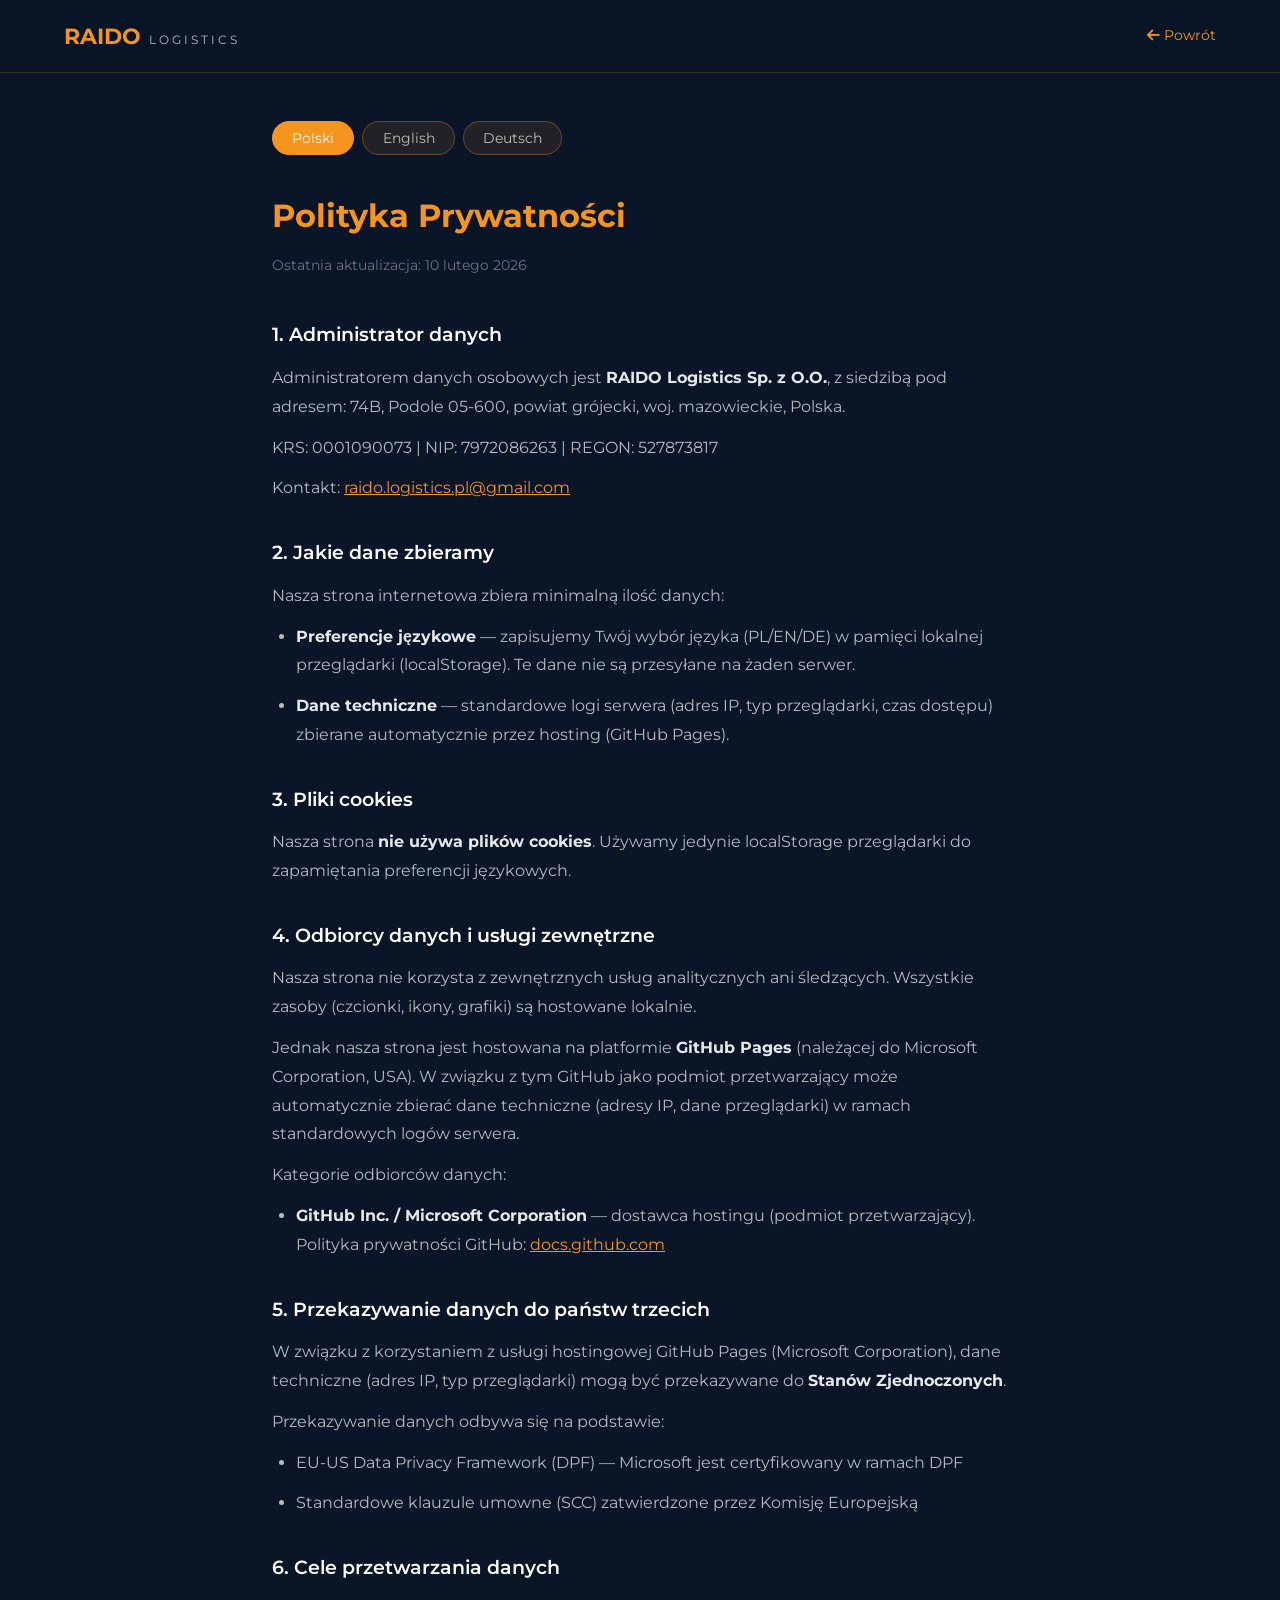
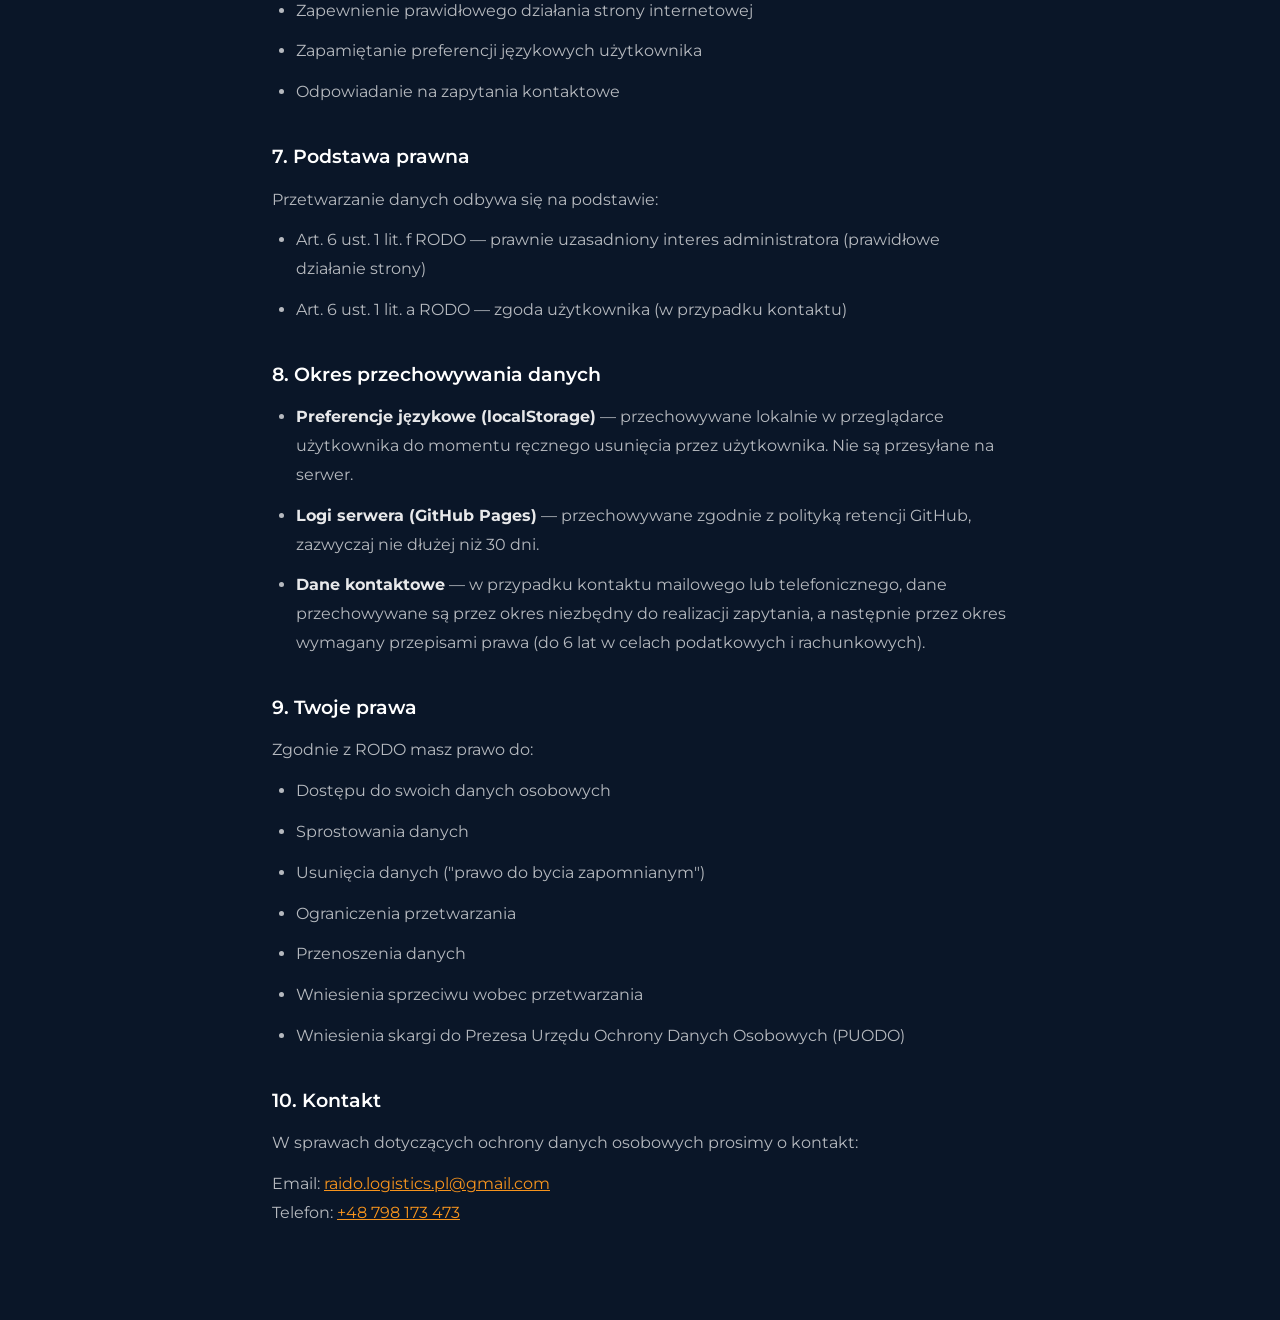
<file: privacy.html>
<!DOCTYPE html>
<html lang="pl">
<head>
    <meta charset="UTF-8">
    <meta name="viewport" content="width=device-width, initial-scale=1.0">
    <title>Polityka Prywatności | RAIDO Logistics</title>
    <meta name="description" content="Polityka prywatności RAIDO Logistics Sp. z O.O.">
    <meta name="robots" content="noindex, nofollow">
    <link rel="icon" type="image/x-icon" href="favicon.ico">
    <link rel="stylesheet" href="css/fontawesome.min.css">
    <style>
        @font-face {
            font-family: 'Montserrat';
            font-style: normal;
            font-weight: 400;
            font-display: swap;
            src: url('fonts/montserrat-latin.woff2') format('woff2');
        }
        @font-face {
            font-family: 'Montserrat';
            font-style: normal;
            font-weight: 400;
            font-display: swap;
            src: url('fonts/montserrat-latin-ext.woff2') format('woff2');
            unicode-range: U+0100-02BA, U+02BD-02C5, U+02C7-02CC, U+02CE-02D7, U+02DD-02FF, U+0304, U+0308, U+0329, U+1D00-1DBF, U+1E00-1E9F, U+1EF2-1EFF, U+2020, U+20A0-20AB, U+20AD-20C0, U+2113, U+2C60-2C7F, U+A720-A7FF;
        }
        @font-face {
            font-family: 'Montserrat';
            font-style: normal;
            font-weight: 600;
            font-display: swap;
            src: url('fonts/montserrat-latin.woff2') format('woff2');
        }
        @font-face {
            font-family: 'Montserrat';
            font-style: normal;
            font-weight: 700;
            font-display: swap;
            src: url('fonts/montserrat-latin.woff2') format('woff2');
        }
        * { margin: 0; padding: 0; box-sizing: border-box; }
        body {
            font-family: 'Montserrat', sans-serif;
            background: #0a1628;
            color: rgba(255,255,255,0.85);
            line-height: 1.8;
            min-height: 100vh;
        }
        .top-bar {
            background: rgba(10, 22, 40, 0.95);
            backdrop-filter: blur(10px);
            padding: 1rem 5%;
            display: flex;
            align-items: center;
            justify-content: space-between;
            border-bottom: 1px solid rgba(247, 148, 29, 0.2);
            position: sticky;
            top: 0;
            z-index: 100;
        }
        .logo {
            text-decoration: none;
            color: #fff;
            display: flex;
            align-items: baseline;
            gap: 0.5rem;
        }
        .logo-main {
            font-weight: 800;
            font-size: 1.4rem;
            color: #f7941d;
        }
        .logo-sub {
            font-weight: 300;
            font-size: 0.75rem;
            letter-spacing: 3px;
            text-transform: uppercase;
            color: rgba(255,255,255,0.7);
        }
        .back-btn {
            color: #f7941d;
            text-decoration: none;
            font-weight: 500;
            font-size: 0.9rem;
            transition: opacity 0.3s;
        }
        .back-btn:hover { opacity: 0.8; }
        .container {
            max-width: 800px;
            margin: 0 auto;
            padding: 3rem 2rem 5rem;
        }
        h1 {
            font-size: 2rem;
            font-weight: 700;
            color: #f7941d;
            margin-bottom: 0.5rem;
        }
        .last-updated {
            color: rgba(255,255,255,0.4);
            font-size: 0.85rem;
            margin-bottom: 2.5rem;
        }
        h2 {
            font-size: 1.2rem;
            font-weight: 600;
            color: #fff;
            margin-top: 2rem;
            margin-bottom: 0.75rem;
        }
        p, li {
            color: rgba(255,255,255,0.7);
            margin-bottom: 0.75rem;
        }
        ul {
            padding-left: 1.5rem;
            margin-bottom: 1rem;
        }
        a { color: #f7941d; }
        strong { color: rgba(255,255,255,0.9); }
        .lang-tabs {
            display: flex;
            gap: 0.5rem;
            margin-bottom: 2rem;
        }
        .lang-tab {
            padding: 0.5rem 1.2rem;
            background: rgba(247, 148, 29, 0.1);
            border: 1px solid rgba(247, 148, 29, 0.3);
            border-radius: 25px;
            color: rgba(255,255,255,0.7);
            cursor: pointer;
            font-size: 0.85rem;
            font-family: 'Montserrat', sans-serif;
            transition: all 0.3s;
        }
        .lang-tab:hover {
            background: rgba(247, 148, 29, 0.2);
        }
        .lang-tab.active {
            background: #f7941d;
            color: #fff;
            border-color: #f7941d;
        }
        .lang-content { display: none; }
        .lang-content.active { display: block; }
        @media (max-width: 768px) {
            .container { padding: 2rem 1rem 4rem; }
            h1 { font-size: 1.5rem; }
        }
    </style>
</head>
<body>
    <div class="top-bar">
        <a href="/" class="logo">
            <span class="logo-main">RAIDO</span>
            <span class="logo-sub">LOGISTICS</span>
        </a>
        <a href="/" class="back-btn"><i class="fas fa-arrow-left"></i> Powrót</a>
    </div>

    <div class="container">
        <div class="lang-tabs">
            <button class="lang-tab active" data-lang="pl" onclick="showLang('pl', this)">Polski</button>
            <button class="lang-tab" data-lang="en" onclick="showLang('en', this)">English</button>
            <button class="lang-tab" data-lang="de" onclick="showLang('de', this)">Deutsch</button>
        </div>

        <!-- POLISH VERSION -->
        <div class="lang-content active" id="lang-pl">
            <h1>Polityka Prywatności</h1>
            <p class="last-updated">Ostatnia aktualizacja: 10 lutego 2026</p>

            <h2>1. Administrator danych</h2>
            <p>Administratorem danych osobowych jest <strong>RAIDO Logistics Sp. z O.O.</strong>, z siedzibą pod adresem: 74B, Podole 05-600, powiat grójecki, woj. mazowieckie, Polska.</p>
            <p>KRS: 0001090073 | NIP: 7972086263 | REGON: 527873817</p>
            <p>Kontakt: <a href="mailto:raido.logistics.pl@gmail.com">raido.logistics.pl@gmail.com</a></p>

            <h2>2. Jakie dane zbieramy</h2>
            <p>Nasza strona internetowa zbiera minimalną ilość danych:</p>
            <ul>
                <li><strong>Preferencje językowe</strong> — zapisujemy Twój wybór języka (PL/EN/DE) w pamięci lokalnej przeglądarki (localStorage). Te dane nie są przesyłane na żaden serwer.</li>
                <li><strong>Dane techniczne</strong> — standardowe logi serwera (adres IP, typ przeglądarki, czas dostępu) zbierane automatycznie przez hosting (GitHub Pages).</li>
            </ul>

            <h2>3. Pliki cookies</h2>
            <p>Nasza strona <strong>nie używa plików cookies</strong>. Używamy jedynie localStorage przeglądarki do zapamiętania preferencji językowych.</p>

            <h2>4. Odbiorcy danych i usługi zewnętrzne</h2>
            <p>Nasza strona nie korzysta z zewnętrznych usług analitycznych ani śledzących. Wszystkie zasoby (czcionki, ikony, grafiki) są hostowane lokalnie.</p>
            <p>Jednak nasza strona jest hostowana na platformie <strong>GitHub Pages</strong> (należącej do Microsoft Corporation, USA). W związku z tym GitHub jako podmiot przetwarzający może automatycznie zbierać dane techniczne (adresy IP, dane przeglądarki) w ramach standardowych logów serwera.</p>
            <p>Kategorie odbiorców danych:</p>
            <ul>
                <li><strong>GitHub Inc. / Microsoft Corporation</strong> — dostawca hostingu (podmiot przetwarzający). Polityka prywatności GitHub: <a href="https://docs.github.com/en/site-policy/privacy-policies/github-general-privacy-statement" target="_blank" rel="noopener">docs.github.com</a></li>
            </ul>

            <h2>5. Przekazywanie danych do państw trzecich</h2>
            <p>W związku z korzystaniem z usługi hostingowej GitHub Pages (Microsoft Corporation), dane techniczne (adres IP, typ przeglądarki) mogą być przekazywane do <strong>Stanów Zjednoczonych</strong>.</p>
            <p>Przekazywanie danych odbywa się na podstawie:</p>
            <ul>
                <li>EU-US Data Privacy Framework (DPF) — Microsoft jest certyfikowany w ramach DPF</li>
                <li>Standardowe klauzule umowne (SCC) zatwierdzone przez Komisję Europejską</li>
            </ul>

            <h2>6. Cele przetwarzania danych</h2>
            <ul>
                <li>Zapewnienie prawidłowego działania strony internetowej</li>
                <li>Zapamiętanie preferencji językowych użytkownika</li>
                <li>Odpowiadanie na zapytania kontaktowe</li>
            </ul>

            <h2>7. Podstawa prawna</h2>
            <p>Przetwarzanie danych odbywa się na podstawie:</p>
            <ul>
                <li>Art. 6 ust. 1 lit. f RODO — prawnie uzasadniony interes administratora (prawidłowe działanie strony)</li>
                <li>Art. 6 ust. 1 lit. a RODO — zgoda użytkownika (w przypadku kontaktu)</li>
            </ul>

            <h2>8. Okres przechowywania danych</h2>
            <ul>
                <li><strong>Preferencje językowe (localStorage)</strong> — przechowywane lokalnie w przeglądarce użytkownika do momentu ręcznego usunięcia przez użytkownika. Nie są przesyłane na serwer.</li>
                <li><strong>Logi serwera (GitHub Pages)</strong> — przechowywane zgodnie z polityką retencji GitHub, zazwyczaj nie dłużej niż 30 dni.</li>
                <li><strong>Dane kontaktowe</strong> — w przypadku kontaktu mailowego lub telefonicznego, dane przechowywane są przez okres niezbędny do realizacji zapytania, a następnie przez okres wymagany przepisami prawa (do 6 lat w celach podatkowych i rachunkowych).</li>
            </ul>

            <h2>9. Twoje prawa</h2>
            <p>Zgodnie z RODO masz prawo do:</p>
            <ul>
                <li>Dostępu do swoich danych osobowych</li>
                <li>Sprostowania danych</li>
                <li>Usunięcia danych ("prawo do bycia zapomnianym")</li>
                <li>Ograniczenia przetwarzania</li>
                <li>Przenoszenia danych</li>
                <li>Wniesienia sprzeciwu wobec przetwarzania</li>
                <li>Wniesienia skargi do Prezesa Urzędu Ochrony Danych Osobowych (PUODO)</li>
            </ul>

            <h2>10. Kontakt</h2>
            <p>W sprawach dotyczących ochrony danych osobowych prosimy o kontakt:</p>
            <p>Email: <a href="mailto:raido.logistics.pl@gmail.com">raido.logistics.pl@gmail.com</a><br>
            Telefon: <a href="tel:+48798173473">+48 798 173 473</a></p>
        </div>

        <!-- ENGLISH VERSION -->
        <div class="lang-content" id="lang-en">
            <h1>Privacy Policy</h1>
            <p class="last-updated">Last updated: February 10, 2026</p>

            <h2>1. Data Controller</h2>
            <p>The data controller is <strong>RAIDO Logistics Sp. z O.O.</strong>, located at: 74B, Podole 05-600, Grójec County, Mazowieckie Province, Poland.</p>
            <p>KRS: 0001090073 | NIP (Tax ID): 7972086263 | REGON: 527873817</p>
            <p>Contact: <a href="mailto:raido.logistics.pl@gmail.com">raido.logistics.pl@gmail.com</a></p>

            <h2>2. What data we collect</h2>
            <p>Our website collects minimal data:</p>
            <ul>
                <li><strong>Language preferences</strong> — we save your language choice (PL/EN/DE) in your browser's local storage (localStorage). This data is not sent to any server.</li>
                <li><strong>Technical data</strong> — standard server logs (IP address, browser type, access time) collected automatically by the hosting provider (GitHub Pages).</li>
            </ul>

            <h2>3. Cookies</h2>
            <p>Our website <strong>does not use cookies</strong>. We only use browser localStorage to remember language preferences.</p>

            <h2>4. Data recipients and third-party services</h2>
            <p>Our website does not use any external analytics or tracking services. All resources (fonts, icons, images) are hosted locally.</p>
            <p>However, our website is hosted on <strong>GitHub Pages</strong> (owned by Microsoft Corporation, USA). As a data processor, GitHub may automatically collect technical data (IP addresses, browser data) as part of standard server logs.</p>
            <p>Categories of data recipients:</p>
            <ul>
                <li><strong>GitHub Inc. / Microsoft Corporation</strong> — hosting provider (data processor). GitHub Privacy Policy: <a href="https://docs.github.com/en/site-policy/privacy-policies/github-general-privacy-statement" target="_blank" rel="noopener">docs.github.com</a></li>
            </ul>

            <h2>5. International data transfers</h2>
            <p>Due to the use of GitHub Pages hosting service (Microsoft Corporation), technical data (IP address, browser type) may be transferred to the <strong>United States</strong>.</p>
            <p>Data transfers are based on:</p>
            <ul>
                <li>EU-US Data Privacy Framework (DPF) — Microsoft is certified under the DPF</li>
                <li>Standard Contractual Clauses (SCCs) approved by the European Commission</li>
            </ul>

            <h2>6. Purposes of data processing</h2>
            <ul>
                <li>Ensuring proper operation of the website</li>
                <li>Remembering user language preferences</li>
                <li>Responding to contact inquiries</li>
            </ul>

            <h2>7. Legal basis</h2>
            <p>Data processing is based on:</p>
            <ul>
                <li>Art. 6(1)(f) GDPR — legitimate interest of the controller (proper website operation)</li>
                <li>Art. 6(1)(a) GDPR — user consent (in case of contact)</li>
            </ul>

            <h2>8. Data retention periods</h2>
            <ul>
                <li><strong>Language preferences (localStorage)</strong> — stored locally in the user's browser until manually deleted by the user. Not transmitted to any server.</li>
                <li><strong>Server logs (GitHub Pages)</strong> — retained according to GitHub's retention policy, typically no longer than 30 days.</li>
                <li><strong>Contact data</strong> — in the case of email or phone contact, data is retained for the period necessary to handle the inquiry, and subsequently for the period required by law (up to 6 years for tax and accounting purposes).</li>
            </ul>

            <h2>9. Your rights</h2>
            <p>Under GDPR, you have the right to:</p>
            <ul>
                <li>Access your personal data</li>
                <li>Rectification of data</li>
                <li>Erasure of data ("right to be forgotten")</li>
                <li>Restriction of processing</li>
                <li>Data portability</li>
                <li>Object to processing</li>
                <li>Lodge a complaint with the supervisory authority (PUODO in Poland)</li>
            </ul>

            <h2>10. Contact</h2>
            <p>For data protection inquiries, please contact us:</p>
            <p>Email: <a href="mailto:raido.logistics.pl@gmail.com">raido.logistics.pl@gmail.com</a><br>
            Phone: <a href="tel:+48798173473">+48 798 173 473</a></p>
        </div>

        <!-- GERMAN VERSION -->
        <div class="lang-content" id="lang-de">
            <h1>Datenschutzerklärung</h1>
            <p class="last-updated">Letzte Aktualisierung: 10. Februar 2026</p>

            <h2>1. Verantwortlicher</h2>
            <p>Verantwortlicher für die Datenverarbeitung ist <strong>RAIDO Logistics Sp. z O.O.</strong>, Adresse: 74B, Podole 05-600, Kreis Grójec, Woiwodschaft Masowien, Polen.</p>
            <p>KRS: 0001090073 | NIP (Steuer-ID): 7972086263 | REGON: 527873817</p>
            <p>Kontakt: <a href="mailto:raido.logistics.pl@gmail.com">raido.logistics.pl@gmail.com</a></p>

            <h2>2. Welche Daten wir erheben</h2>
            <p>Unsere Website erhebt minimale Daten:</p>
            <ul>
                <li><strong>Spracheinstellungen</strong> — Wir speichern Ihre Sprachwahl (PL/EN/DE) im lokalen Speicher Ihres Browsers (localStorage). Diese Daten werden nicht an einen Server übertragen.</li>
                <li><strong>Technische Daten</strong> — Standard-Serverprotokolle (IP-Adresse, Browsertyp, Zugriffszeit), die automatisch vom Hosting-Anbieter (GitHub Pages) erfasst werden.</li>
            </ul>

            <h2>3. Cookies</h2>
            <p>Unsere Website <strong>verwendet keine Cookies</strong>. Wir verwenden lediglich den localStorage des Browsers, um Spracheinstellungen zu speichern.</p>

            <h2>4. Datenempfänger und externe Dienste</h2>
            <p>Unsere Website verwendet keine externen Analyse- oder Tracking-Dienste. Alle Ressourcen (Schriftarten, Symbole, Bilder) werden lokal gehostet.</p>
            <p>Unsere Website wird jedoch auf <strong>GitHub Pages</strong> (im Besitz der Microsoft Corporation, USA) gehostet. Als Auftragsverarbeiter kann GitHub automatisch technische Daten (IP-Adressen, Browserdaten) im Rahmen der Standard-Serverprotokolle erfassen.</p>
            <p>Kategorien von Datenempfängern:</p>
            <ul>
                <li><strong>GitHub Inc. / Microsoft Corporation</strong> — Hosting-Anbieter (Auftragsverarbeiter). GitHub-Datenschutzrichtlinie: <a href="https://docs.github.com/en/site-policy/privacy-policies/github-general-privacy-statement" target="_blank" rel="noopener">docs.github.com</a></li>
            </ul>

            <h2>5. Internationale Datenübermittlung</h2>
            <p>Aufgrund der Nutzung des Hosting-Dienstes GitHub Pages (Microsoft Corporation) können technische Daten (IP-Adresse, Browsertyp) in die <strong>Vereinigten Staaten</strong> übertragen werden.</p>
            <p>Die Datenübermittlung erfolgt auf Grundlage von:</p>
            <ul>
                <li>EU-US Data Privacy Framework (DPF) — Microsoft ist unter dem DPF zertifiziert</li>
                <li>Standardvertragsklauseln (SCCs), die von der Europäischen Kommission genehmigt wurden</li>
            </ul>

            <h2>6. Zwecke der Datenverarbeitung</h2>
            <ul>
                <li>Gewährleistung des ordnungsgemäßen Betriebs der Website</li>
                <li>Speicherung der Spracheinstellungen des Benutzers</li>
                <li>Beantwortung von Kontaktanfragen</li>
            </ul>

            <h2>7. Rechtsgrundlage</h2>
            <p>Die Datenverarbeitung erfolgt auf Grundlage von:</p>
            <ul>
                <li>Art. 6 Abs. 1 lit. f DSGVO — berechtigtes Interesse des Verantwortlichen (ordnungsgemäßer Betrieb der Website)</li>
                <li>Art. 6 Abs. 1 lit. a DSGVO — Einwilligung des Nutzers (bei Kontaktaufnahme)</li>
            </ul>

            <h2>8. Speicherdauer</h2>
            <ul>
                <li><strong>Spracheinstellungen (localStorage)</strong> — lokal im Browser des Nutzers gespeichert, bis sie manuell vom Nutzer gelöscht werden. Werden nicht an einen Server übertragen.</li>
                <li><strong>Server-Protokolle (GitHub Pages)</strong> — werden gemäß den Aufbewahrungsrichtlinien von GitHub gespeichert, in der Regel nicht länger als 30 Tage.</li>
                <li><strong>Kontaktdaten</strong> — bei E-Mail- oder Telefonkontakt werden die Daten für den zur Bearbeitung der Anfrage erforderlichen Zeitraum und anschließend für den gesetzlich vorgeschriebenen Zeitraum aufbewahrt (bis zu 6 Jahre für steuerliche und buchhalterische Zwecke).</li>
            </ul>

            <h2>9. Ihre Rechte</h2>
            <p>Gemäß DSGVO haben Sie das Recht auf:</p>
            <ul>
                <li>Auskunft über Ihre personenbezogenen Daten</li>
                <li>Berichtigung von Daten</li>
                <li>Löschung von Daten ("Recht auf Vergessenwerden")</li>
                <li>Einschränkung der Verarbeitung</li>
                <li>Datenübertragbarkeit</li>
                <li>Widerspruch gegen die Verarbeitung</li>
                <li>Beschwerde bei der Aufsichtsbehörde (PUODO in Polen)</li>
            </ul>

            <h2 id="impressum">10. Kontakt &amp; Impressum</h2>
            <p><strong>RAIDO Logistics Sp. z O.O.</strong><br>
            74B, Podole 05-600<br>
            Kreis Grójec, Woiwodschaft Masowien, Polen</p>
            <p>Registergericht in Lublin<br>
            KRS: 0001090073<br>
            NIP: 7972086263<br>
            REGON: 527873817</p>
            <p>Geschäftsführer: Natalia Filipchik</p>
            <p>Email: <a href="mailto:raido.logistics.pl@gmail.com">raido.logistics.pl@gmail.com</a><br>
            Telefon: <a href="tel:+48798173473">+48 798 173 473</a></p>
        </div>
    </div>

    <script>
        function showLang(lang, btn) {
            document.querySelectorAll('.lang-content').forEach(el => el.classList.remove('active'));
            document.querySelectorAll('.lang-tab').forEach(el => el.classList.remove('active'));
            document.getElementById('lang-' + lang).classList.add('active');
            if (btn) {
                btn.classList.add('active');
            }
            document.documentElement.lang = lang;
        }

        // Default language: PL, but if opened with #impressum -> DE
        document.addEventListener('DOMContentLoaded', function () {
            var defaultLang = 'pl';
            if (window.location.hash === '#impressum') {
                defaultLang = 'de';
            }
            var btn = document.querySelector('.lang-tab[data-lang=\"' + defaultLang + '\"]');
            if (btn) {
                showLang(defaultLang, btn);
            }
        });
    </script>
</body>
</html>
</file>
